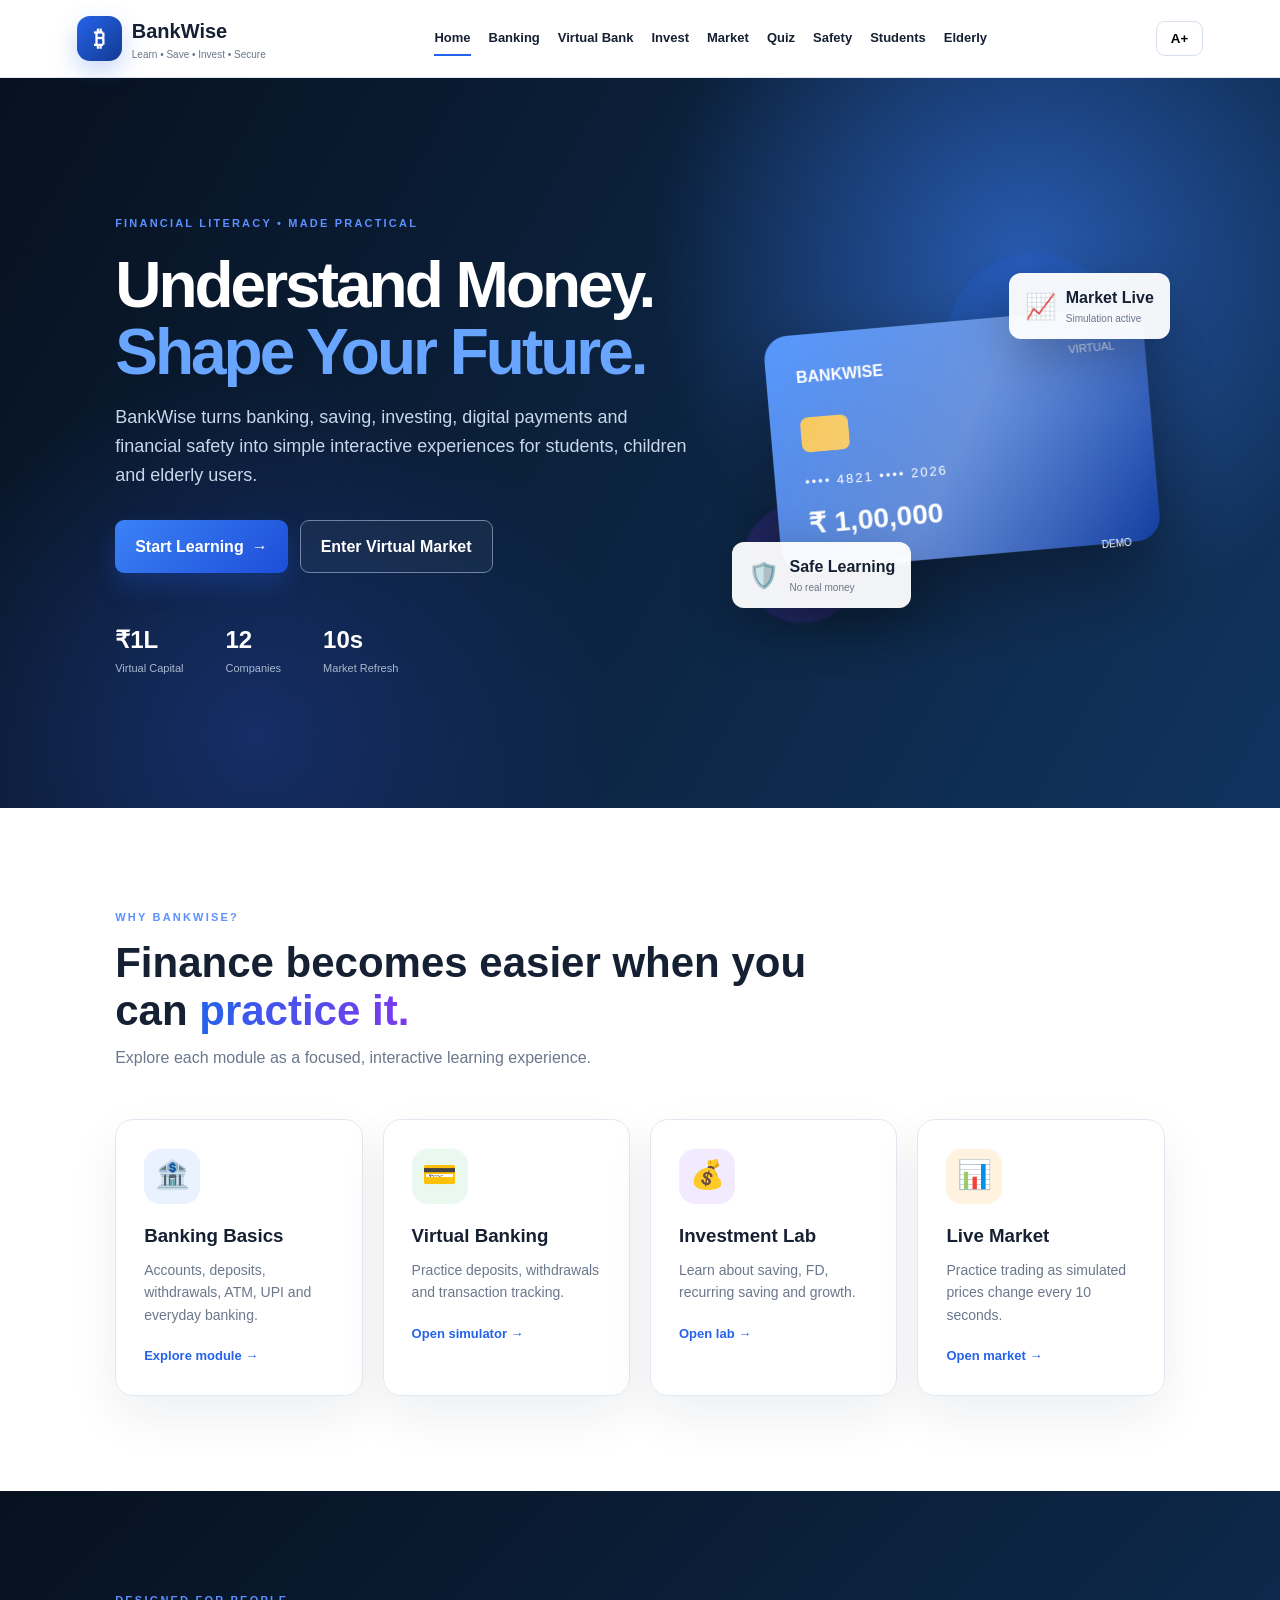
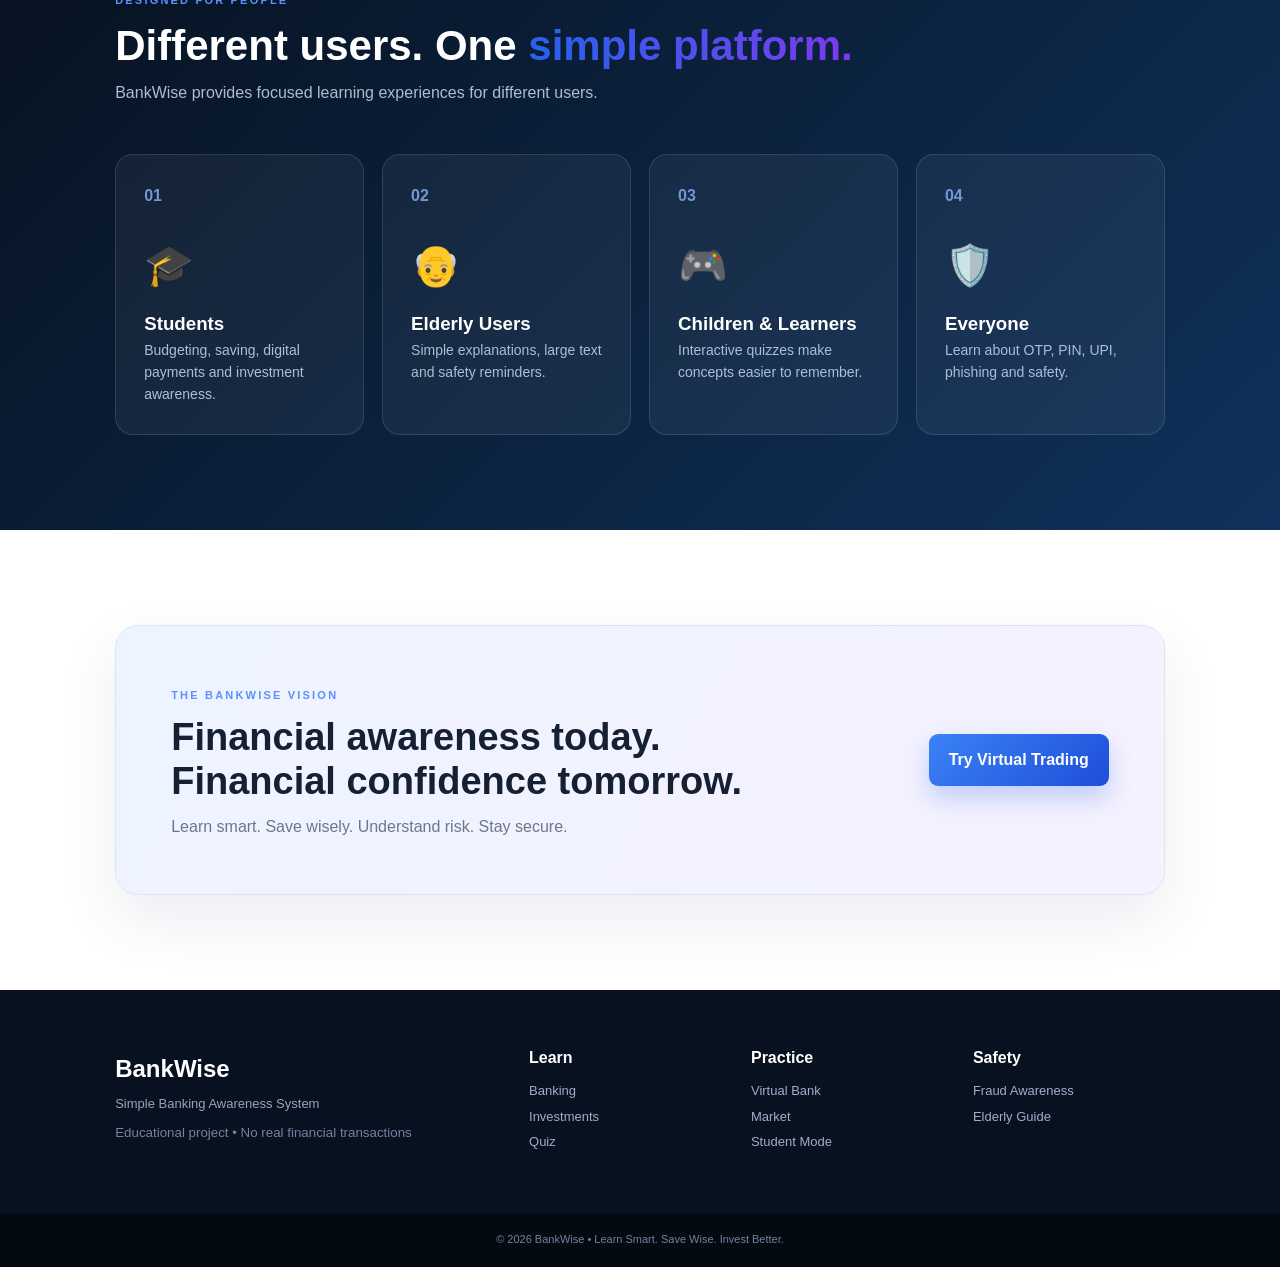
<file: index.html>
<!DOCTYPE html>
<html lang="en">

<head>

<meta charset="UTF-8">

<meta name="viewport"
      content="width=device-width, initial-scale=1.0">

<meta name="description"
      content="BankWise - Simple Banking Awareness System">

<title>BankWise | Financial Literacy Platform</title>

<link rel="stylesheet" href="style.css">

</head>


<body data-page="home">


<header class="site-header">


<a class="brand" href="index.html">

    <span class="brand-mark">
        ₿
    </span>

    <span class="brand-text">

        <strong>
            BankWise
        </strong>

        <small>
            Learn • Save • Invest • Secure
        </small>

    </span>

</a>


<button
    class="mobile-menu"
    onclick="toggleMobileMenu()">

    ☰

</button>


<nav
    class="main-nav"
    id="mainNav">

    <a
        href="index.html"
        class="active">

        Home

    </a>

    <a href="banking.html">
        Banking
    </a>

    <a href="simulator.html">
        Virtual Bank
    </a>

    <a href="investments.html">
        Invest
    </a>

    <a href="market.html">
        Market
    </a>

    <a href="quiz.html">
        Quiz
    </a>

    <a href="safety.html">
        Safety
    </a>

    <a href="student.html">
        Students
    </a>

    <a href="elderly.html">
        Elderly
    </a>

</nav>


<button
    class="access-btn"
    onclick="toggleAccessibility()">

    A+

</button>


</header>


<div class="page-progress">

    <span id="pageProgress"></span>

</div>


<main>


<!-- HERO -->

<section class="hero hero-3d">


<div class="hero-copy reveal">


<span class="eyebrow">
FINANCIAL LITERACY • MADE PRACTICAL
</span>


<h1>

    Understand Money.<br>

    <span>
        Shape Your Future.
    </span>

</h1>


<p>

    BankWise turns banking, saving, investing,
    digital payments and financial safety into
    simple interactive experiences for students,
    children and elderly users.

</p>


<div class="hero-actions">


<a
    class="btn btn-primary"
    href="banking.html">

    Start Learning

    <span>
        →
    </span>

</a>


<a
    class="btn btn-glass"
    href="market.html">

    Enter Virtual Market

</a>


</div>


<div class="hero-metrics">


<div>

    <strong>
        ₹1L
    </strong>

    <span>
        Virtual Capital
    </span>

</div>


<div>

    <strong>
        12
    </strong>

    <span>
        Companies
    </span>

</div>


<div>

    <strong>
        10s
    </strong>

    <span>
        Market Refresh
    </span>

</div>


</div>


</div>


<!-- 3D VISUAL -->


<div class="hero-stage reveal">


<div class="orb orb-one"></div>

<div class="orb orb-two"></div>


<div class="floating-ui floating-top">

    <span class="mini-icon">
        📈
    </span>

    <div>

        <b>
            Market Live
        </b>

        <small>
            Simulation active
        </small>

    </div>

</div>


<div
    class="bank-card-3d"
    id="tiltCard">


<div class="bank-card-top">

    <b>
        BANKWISE
    </b>

    <span>
        VIRTUAL
    </span>

</div>


<div class="bank-chip"></div>


<div class="bank-number">

    •••• 4821 •••• 2026

</div>


<h3>
    ₹ 1,00,000
</h3>


<div class="bank-card-bottom">

    <span>
        LEARNER ACCOUNT
    </span>

    <span>
        DEMO
    </span>

</div>


</div>


<div class="floating-ui floating-bottom">

    <span class="mini-icon">
        🛡️
    </span>

    <div>

        <b>
            Safe Learning
        </b>

        <small>
            No real money
        </small>

    </div>

</div>


</div>


</section>


<!-- FEATURES -->


<section class="section">


<div class="section-heading reveal">


<span class="eyebrow">
WHY BANKWISE?
</span>


<h2>

    Finance becomes easier when you can
    <span class="gradient-text">
        practice it.
    </span>

</h2>


<p>

    Explore each module as a focused,
    interactive learning experience.

</p>


</div>


<div class="feature-grid">


<a
    class="glass-card feature-card reveal"
    href="banking.html">


<div class="icon-orb blue">
    🏦
</div>


<h3>
    Banking Basics
</h3>


<p>

    Accounts, deposits, withdrawals,
    ATM, UPI and everyday banking.

</p>


<span class="card-link">
    Explore module →
</span>


</a>



<a
    class="glass-card feature-card reveal"
    href="simulator.html">


<div class="icon-orb green">
    💳
</div>


<h3>
    Virtual Banking
</h3>


<p>

    Practice deposits, withdrawals
    and transaction tracking.

</p>


<span class="card-link">
    Open simulator →
</span>


</a>



<a
    class="glass-card feature-card reveal"
    href="investments.html">


<div class="icon-orb purple">
    💰
</div>


<h3>
    Investment Lab
</h3>


<p>

    Learn about saving, FD,
    recurring saving and growth.

</p>


<span class="card-link">
    Open lab →
</span>


</a>



<a
    class="glass-card feature-card reveal"
    href="market.html">


<div class="icon-orb orange">
    📊
</div>


<h3>
    Live Market
</h3>


<p>

    Practice trading as simulated
    prices change every 10 seconds.

</p>


<span class="card-link">
    Open market →
</span>


</a>


</div>


</section>


<!-- USER GROUPS -->


<section class="section dark-section">


<div class="section-heading light-text reveal">


<span class="eyebrow">
DESIGNED FOR PEOPLE
</span>


<h2>

    Different users.
    One <span class="gradient-text">
        simple platform.
    </span>

</h2>


<p>

    BankWise provides focused learning
    experiences for different users.

</p>


</div>


<div class="persona-grid">


<a
    href="student.html"
    class="persona-card reveal">


<div class="persona-number">
    01
</div>


<div class="persona-icon">
    🎓
</div>


<h3>
    Students
</h3>


<p>

    Budgeting, saving,
    digital payments and
    investment awareness.

</p>


</a>



<a
    href="elderly.html"
    class="persona-card reveal">


<div class="persona-number">
    02
</div>


<div class="persona-icon">
    👴
</div>


<h3>
    Elderly Users
</h3>


<p>

    Simple explanations,
    large text and safety reminders.

</p>


</a>



<a
    href="quiz.html"
    class="persona-card reveal">


<div class="persona-number">
    03
</div>


<div class="persona-icon">
    🎮
</div>


<h3>
    Children & Learners
</h3>


<p>

    Interactive quizzes
    make concepts easier to remember.

</p>


</a>



<a
    href="safety.html"
    class="persona-card reveal">


<div class="persona-number">
    04
</div>


<div class="persona-icon">
    🛡️
</div>


<h3>
    Everyone
</h3>


<p>

    Learn about OTP,
    PIN, UPI, phishing and safety.

</p>


</a>


</div>


</section>


<!-- CTA -->


<section class="section">


<div class="cta-3d reveal">


<div>


<span class="eyebrow">
THE BANKWISE VISION
</span>


<h2>

    Financial awareness today.<br>

    <span>
        Financial confidence tomorrow.
    </span>

</h2>


<p>

    Learn smart.
    Save wisely.
    Understand risk.
    Stay secure.

</p>


</div>


<a
    class="btn btn-primary"
    href="market.html">

    Try Virtual Trading

</a>


</div>


</section>


</main>


<footer class="site-footer">


<div>

<a
    class="footer-brand"
    href="index.html">

    BankWise

</a>


<p>
    Simple Banking Awareness System
</p>


<small>
    Educational project • No real financial transactions
</small>


</div>


<div>

<h4>
    Learn
</h4>

<a href="banking.html">
    Banking
</a>

<a href="investments.html">
    Investments
</a>

<a href="quiz.html">
    Quiz
</a>

</div>


<div>

<h4>
    Practice
</h4>

<a href="simulator.html">
    Virtual Bank
</a>

<a href="market.html">
    Market
</a>

<a href="student.html">
    Student Mode
</a>

</div>


<div>

<h4>
    Safety
</h4>

<a href="safety.html">
    Fraud Awareness
</a>

<a href="elderly.html">
    Elderly Guide
</a>

</div>


</footer>


<div class="copyright">

© 2026 BankWise • Learn Smart. Save Wise. Invest Better.

</div>


<script src="app.js"></script>


<script>

const tiltCard =
    document.getElementById(
        "tiltCard"
    );


if (tiltCard) {

    tiltCard.addEventListener(
        "mousemove",
        function(event) {

            const rect =
                tiltCard.getBoundingClientRect();

            const x =
                (event.clientX - rect.left)
                / rect.width
                - 0.5;

            const y =
                (event.clientY - rect.top)
                / rect.height
                - 0.5;

            tiltCard.style.transform =
                `rotateX(${y * -12}deg)
                 rotateY(${x * 15}deg)
                 rotateZ(-5deg)
                 translateZ(20px)`;

        }
    );


    tiltCard.addEventListener(
        "mouseleave",
        function() {

            tiltCard.style.transform =
                "rotateX(0deg) rotateY(0deg) rotateZ(-5deg)";

        }
    );

}

</script>


</body>
</html>
</file>
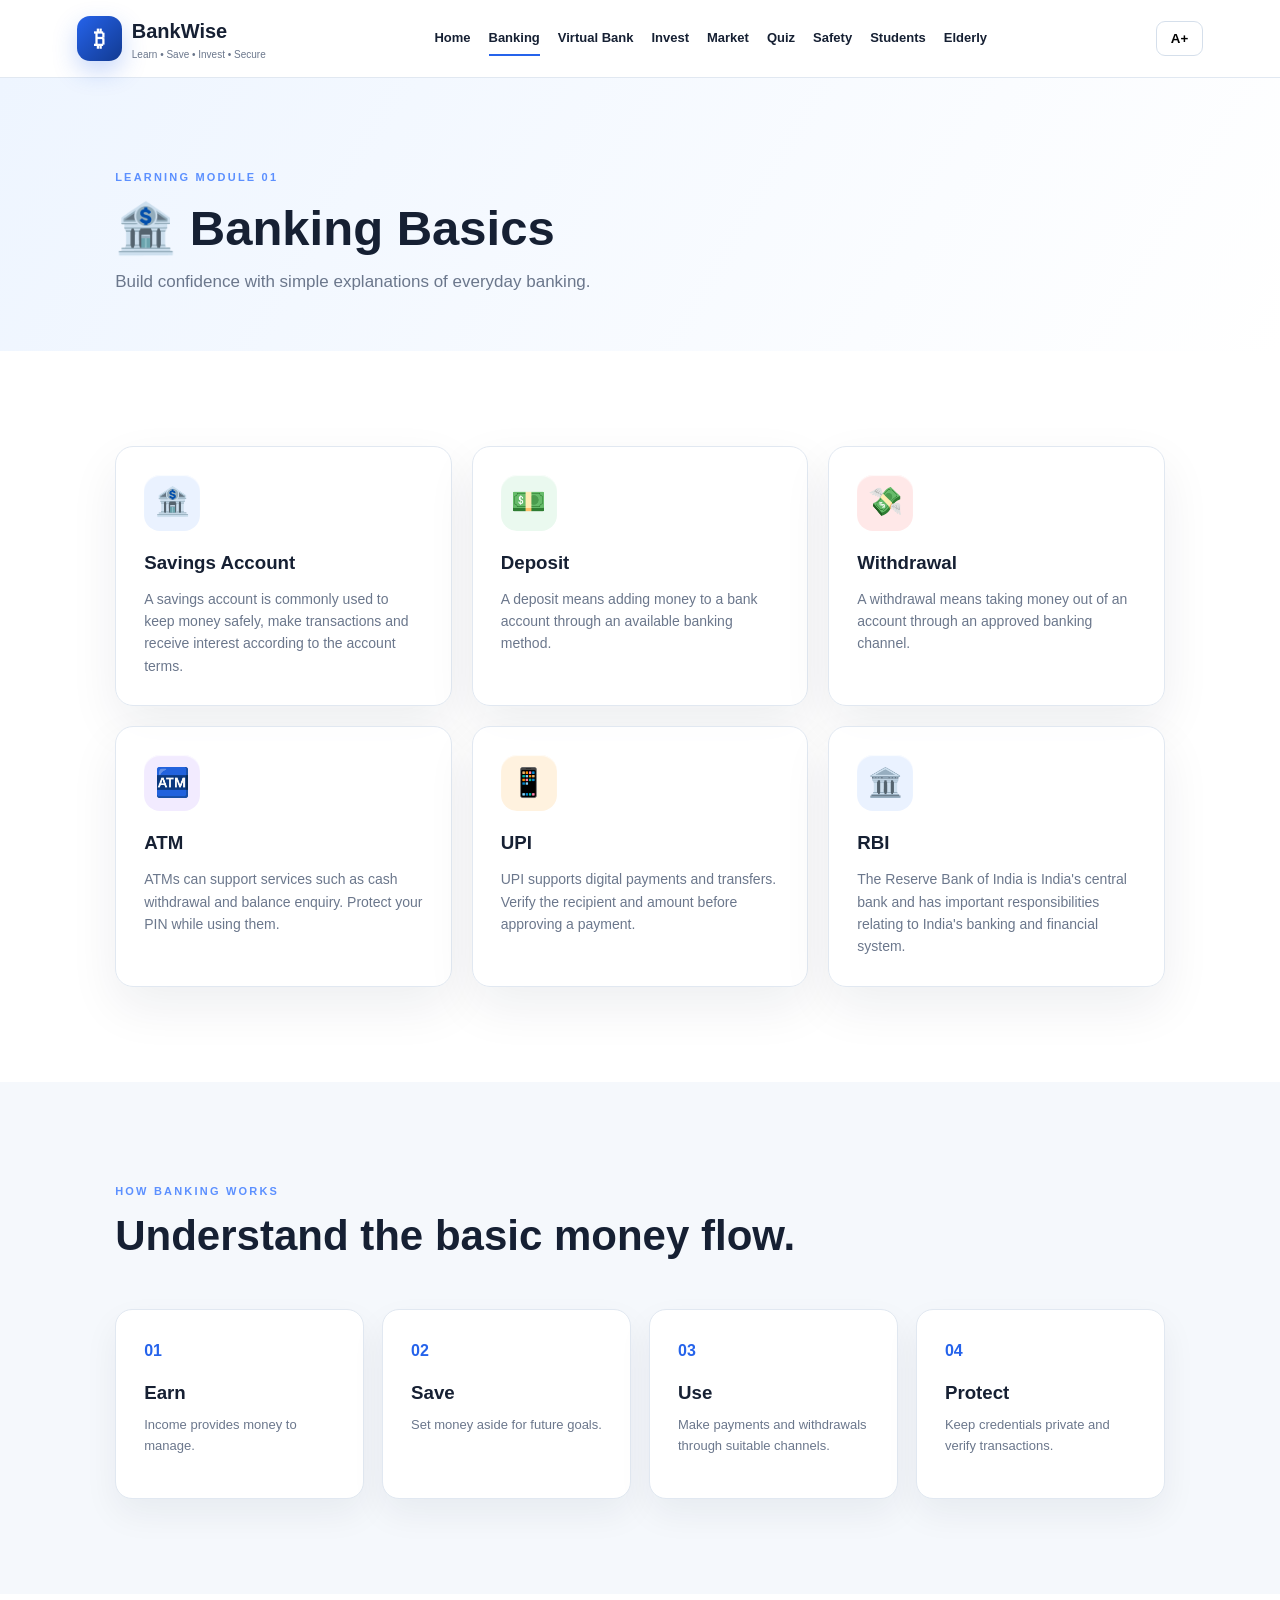
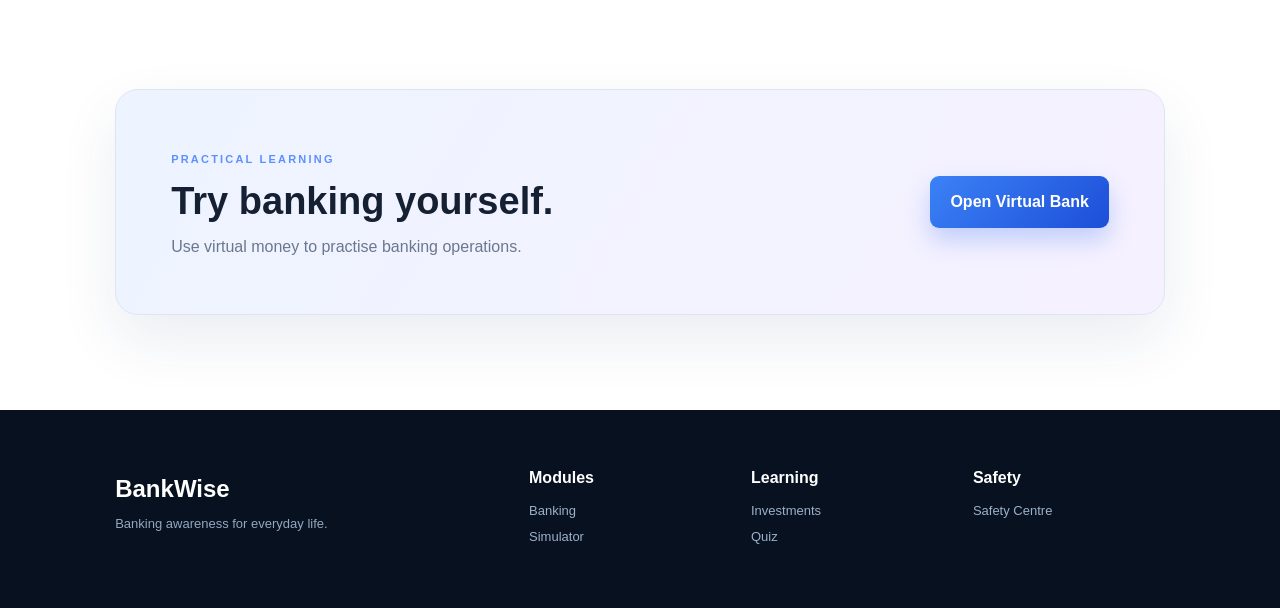
<file: banking.html>
<!DOCTYPE html>
<html lang="en">

<head>

<meta charset="UTF-8">

<meta
    name="viewport"
    content="width=device-width, initial-scale=1.0">

<title>BankWise | Banking Basics</title>

<link rel="stylesheet" href="style.css">

</head>


<body data-page="banking">


<header class="site-header">

<a class="brand" href="index.html">

<span class="brand-mark">
    ₿
</span>

<span class="brand-text">

<strong>
    BankWise
</strong>

<small>
    Learn • Save • Invest • Secure
</small>

</span>

</a>


<button
    class="mobile-menu"
    onclick="toggleMobileMenu()">

    ☰

</button>


<nav
    class="main-nav"
    id="mainNav">

<a href="index.html">
    Home
</a>

<a
    href="banking.html"
    class="active">

    Banking

</a>

<a href="simulator.html">
    Virtual Bank
</a>

<a href="investments.html">
    Invest
</a>

<a href="market.html">
    Market
</a>

<a href="quiz.html">
    Quiz
</a>

<a href="safety.html">
    Safety
</a>

<a href="student.html">
    Students
</a>

<a href="elderly.html">
    Elderly
</a>

</nav>


<button
    class="access-btn"
    onclick="toggleAccessibility()">

    A+

</button>


</header>


<div class="page-progress">

<span id="pageProgress"></span>

</div>


<main>


<section class="inner-hero">

<span class="eyebrow">
LEARNING MODULE 01
</span>


<h1>
🏦 Banking Basics
</h1>


<p>

Build confidence with simple
explanations of everyday banking.

</p>


</section>


<section class="section">


<div class="info-grid">


<article class="glass-card info-card reveal">

<div class="icon-orb blue">
🏦
</div>

<h3>
Savings Account
</h3>

<p>

A savings account is commonly used
to keep money safely, make transactions
and receive interest according to
the account terms.

</p>

</article>



<article class="glass-card info-card reveal">

<div class="icon-orb green">
💵
</div>

<h3>
Deposit
</h3>

<p>

A deposit means adding money
to a bank account through an
available banking method.

</p>

</article>



<article class="glass-card info-card reveal">

<div class="icon-orb red">
💸
</div>

<h3>
Withdrawal
</h3>

<p>

A withdrawal means taking
money out of an account through
an approved banking channel.

</p>

</article>



<article class="glass-card info-card reveal">

<div class="icon-orb purple">
🏧
</div>

<h3>
ATM
</h3>

<p>

ATMs can support services such as
cash withdrawal and balance enquiry.
Protect your PIN while using them.

</p>

</article>



<article class="glass-card info-card reveal">

<div class="icon-orb orange">
📱
</div>

<h3>
UPI
</h3>

<p>

UPI supports digital payments and
transfers. Verify the recipient and
amount before approving a payment.

</p>

</article>



<article class="glass-card info-card reveal">

<div class="icon-orb blue">
🏛️
</div>

<h3>
RBI
</h3>

<p>

The Reserve Bank of India is India's
central bank and has important
responsibilities relating to India's
banking and financial system.

</p>

</article>


</div>


</section>


<section class="section light-section">


<div class="section-heading reveal">

<span class="eyebrow">
HOW BANKING WORKS
</span>

<h2>
Understand the basic money flow.
</h2>

</div>


<div class="steps-3d">


<div class="step-card">

<span>
01
</span>

<h3>
Earn
</h3>

<p>
Income provides money to manage.
</p>

</div>


<div class="step-card">

<span>
02
</span>

<h3>
Save
</h3>

<p>
Set money aside for future goals.
</p>

</div>


<div class="step-card">

<span>
03
</span>

<h3>
Use
</h3>

<p>
Make payments and withdrawals
through suitable channels.
</p>

</div>


<div class="step-card">

<span>
04
</span>

<h3>
Protect
</h3>

<p>
Keep credentials private and
verify transactions.
</p>

</div>


</div>


</section>


<section class="section">


<div class="cta-3d small-cta">


<div>

<span class="eyebrow">
PRACTICAL LEARNING
</span>

<h2>
Try banking yourself.
</h2>

<p>
Use virtual money to practise
banking operations.
</p>

</div>


<a
    class="btn btn-primary"
    href="simulator.html">

Open Virtual Bank

</a>


</div>


</section>


</main>


<footer class="site-footer">

<div>
<a
    class="footer-brand"
    href="index.html">

    BankWise

</a>

<p>
Banking awareness for everyday life.
</p>

</div>


<div>

<h4>
Modules
</h4>

<a href="banking.html">
Banking
</a>

<a href="simulator.html">
Simulator
</a>

</div>


<div>

<h4>
Learning
</h4>

<a href="investments.html">
Investments
</a>

<a href="quiz.html">
Quiz
</a>

</div>


<div>

<h4>
Safety
</h4>

<a href="safety.html">
Safety Centre
</a>

</div>


</footer>


<script src="app.js"></script>

</body>
</html>
</file>
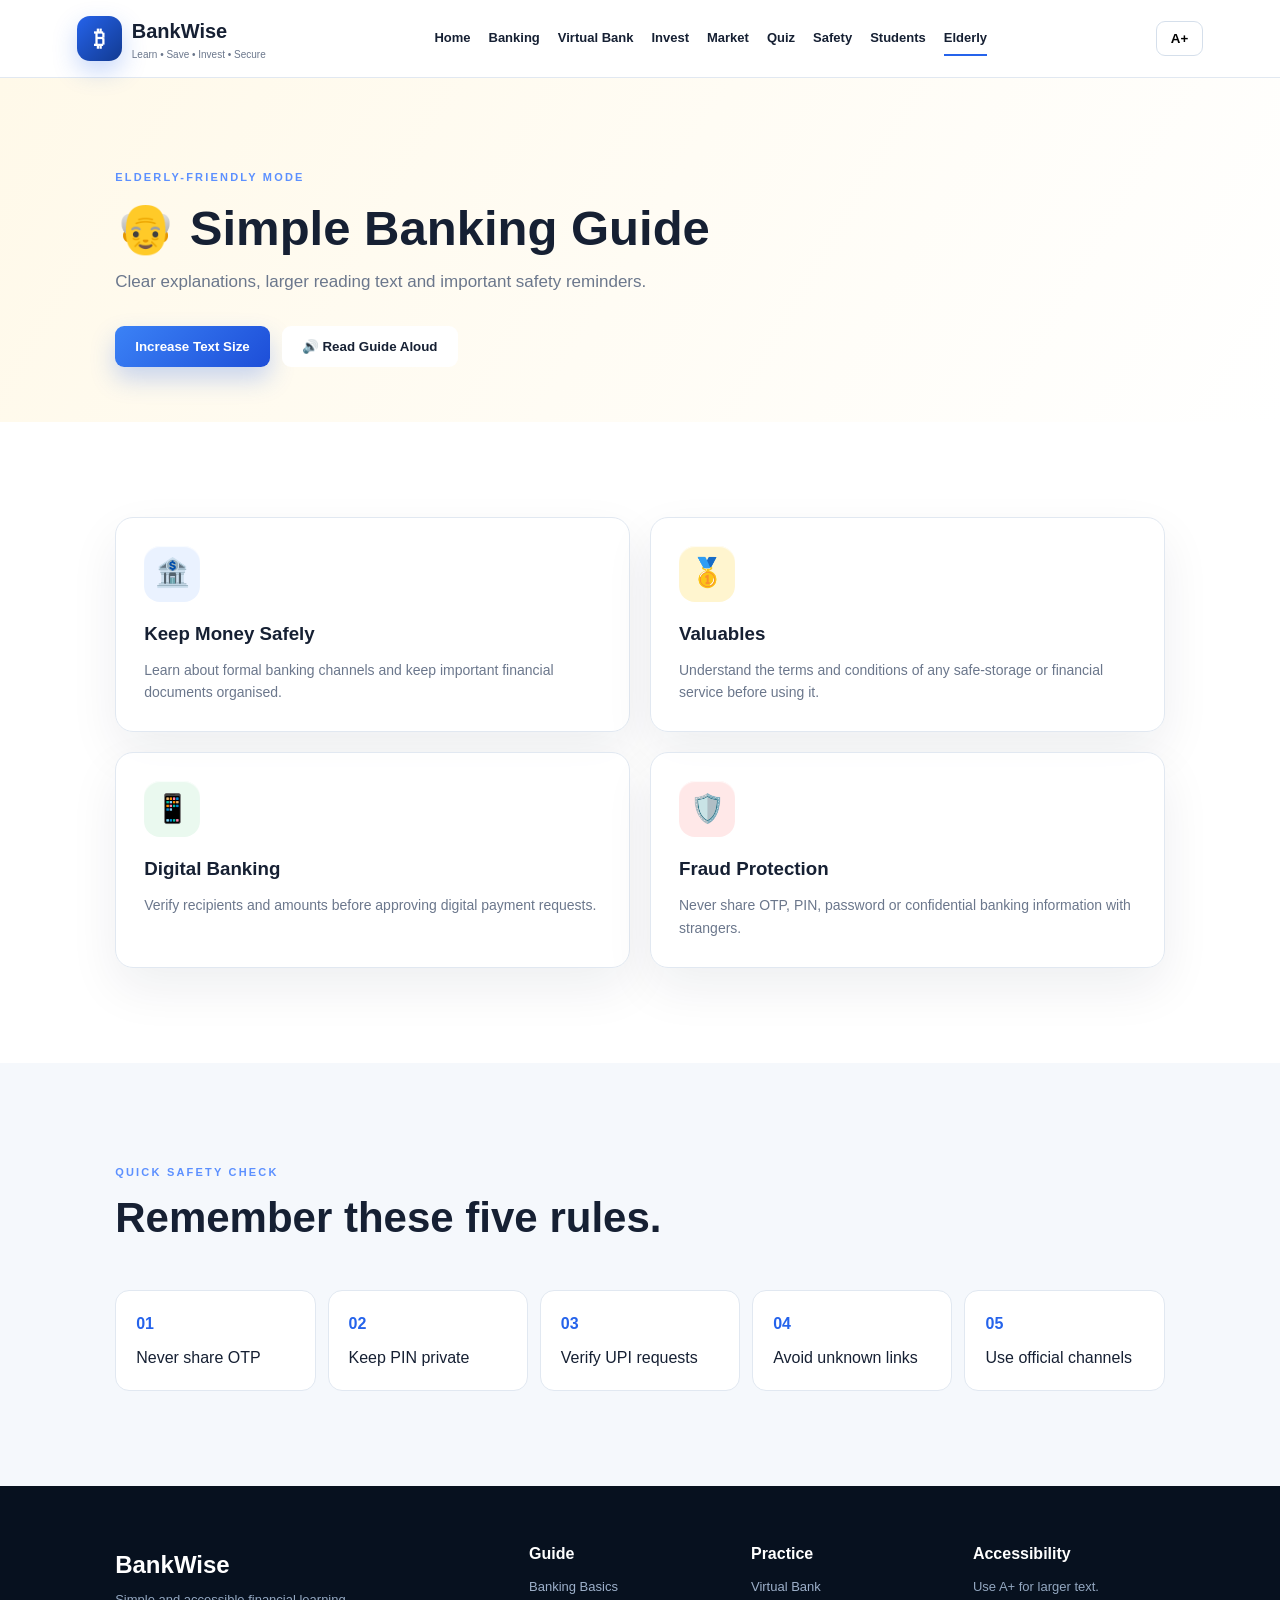
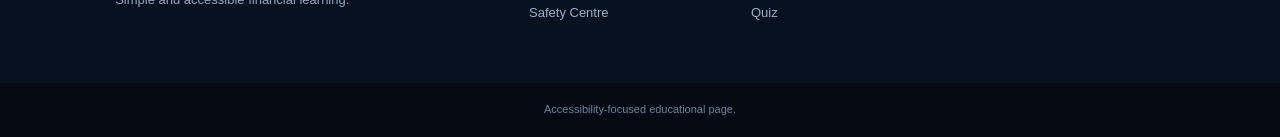
<file: elderly.html>
<!DOCTYPE html>
<html lang="en">

<head>

<meta charset="UTF-8">

<meta
    name="viewport"
    content="width=device-width, initial-scale=1.0">

<title>BankWise | Elderly Guide</title>

<link rel="stylesheet" href="style.css">

</head>


<body
    data-page="elderly"
    class="elderly-page">


<header class="site-header">


<a
    class="brand"
    href="index.html">

<span class="brand-mark">
    ₿
</span>

<span class="brand-text">

<strong>
    BankWise
</strong>

<small>
    Learn • Save • Invest • Secure
</small>

</span>

</a>


<button
    class="mobile-menu"
    onclick="toggleMobileMenu()">

☰

</button>


<nav
    class="main-nav"
    id="mainNav">

<a href="index.html">
Home
</a>

<a href="banking.html">
Banking
</a>

<a href="simulator.html">
Virtual Bank
</a>

<a href="investments.html">
Invest
</a>

<a href="market.html">
Market
</a>

<a href="quiz.html">
Quiz
</a>

<a href="safety.html">
Safety
</a>

<a href="student.html">
Students
</a>

<a
    href="elderly.html"
    class="active">

Elderly

</a>

</nav>


<button
    class="access-btn"
    onclick="toggleAccessibility()">

A+

</button>


</header>


<main>


<section class="inner-hero elderly-banner">


<span class="eyebrow">
ELDERLY-FRIENDLY MODE
</span>


<h1>
👴 Simple Banking Guide
</h1>


<p>

Clear explanations, larger reading text
and important safety reminders.

</p>


<div class="hero-actions">


<button
    class="btn btn-primary"
    onclick="toggleAccessibility()">

    Increase Text Size

</button>


<button
    class="btn btn-secondary"
    onclick="speakElderlyGuide()">

    🔊 Read Guide Aloud

</button>


</div>


</section>


<section class="section">


<div class="info-grid two">


<article class="glass-card info-card elderly-card reveal">

<div class="icon-orb blue">
🏦
</div>

<h3>
Keep Money Safely
</h3>

<p>

Learn about formal banking channels
and keep important financial documents
organised.

</p>

</article>


<article class="glass-card info-card elderly-card reveal">

<div class="icon-orb gold">
🥇
</div>

<h3>
Valuables
</h3>

<p>

Understand the terms and conditions
of any safe-storage or financial service
before using it.

</p>

</article>


<article class="glass-card info-card elderly-card reveal">

<div class="icon-orb green">
📱
</div>

<h3>
Digital Banking
</h3>

<p>

Verify recipients and amounts before
approving digital payment requests.

</p>

</article>


<article class="glass-card info-card elderly-card reveal">

<div class="icon-orb red">
🛡️
</div>

<h3>
Fraud Protection
</h3>

<p>

Never share OTP, PIN, password or
confidential banking information
with strangers.

</p>

</article>


</div>


</section>


<section class="section light-section">


<div class="section-heading">

<span class="eyebrow">
QUICK SAFETY CHECK
</span>


<h2>
Remember these five rules.
</h2>

</div>


<div class="rule-strip">


<div>
<b>01</b>
<span>Never share OTP</span>
</div>


<div>
<b>02</b>
<span>Keep PIN private</span>
</div>


<div>
<b>03</b>
<span>Verify UPI requests</span>
</div>


<div>
<b>04</b>
<span>Avoid unknown links</span>
</div>


<div>
<b>05</b>
<span>Use official channels</span>
</div>


</div>


</section>


</main>


<footer class="site-footer">

<div>

<a
    class="footer-brand"
    href="index.html">

BankWise

</a>

<p>
Simple and accessible financial learning.
</p>

</div>


<div>

<h4>
Guide
</h4>

<a href="banking.html">
Banking Basics
</a>

<a href="safety.html">
Safety Centre
</a>

</div>


<div>

<h4>
Practice
</h4>

<a href="simulator.html">
Virtual Bank
</a>

<a href="quiz.html">
Quiz
</a>

</div>


<div>

<h4>
Accessibility
</h4>

<p>
Use A+ for larger text.
</p>

</div>


</footer>


<div class="copyright">

Accessibility-focused educational page.

</div>


<script src="app.js"></script>

</body>
</html>
</file>
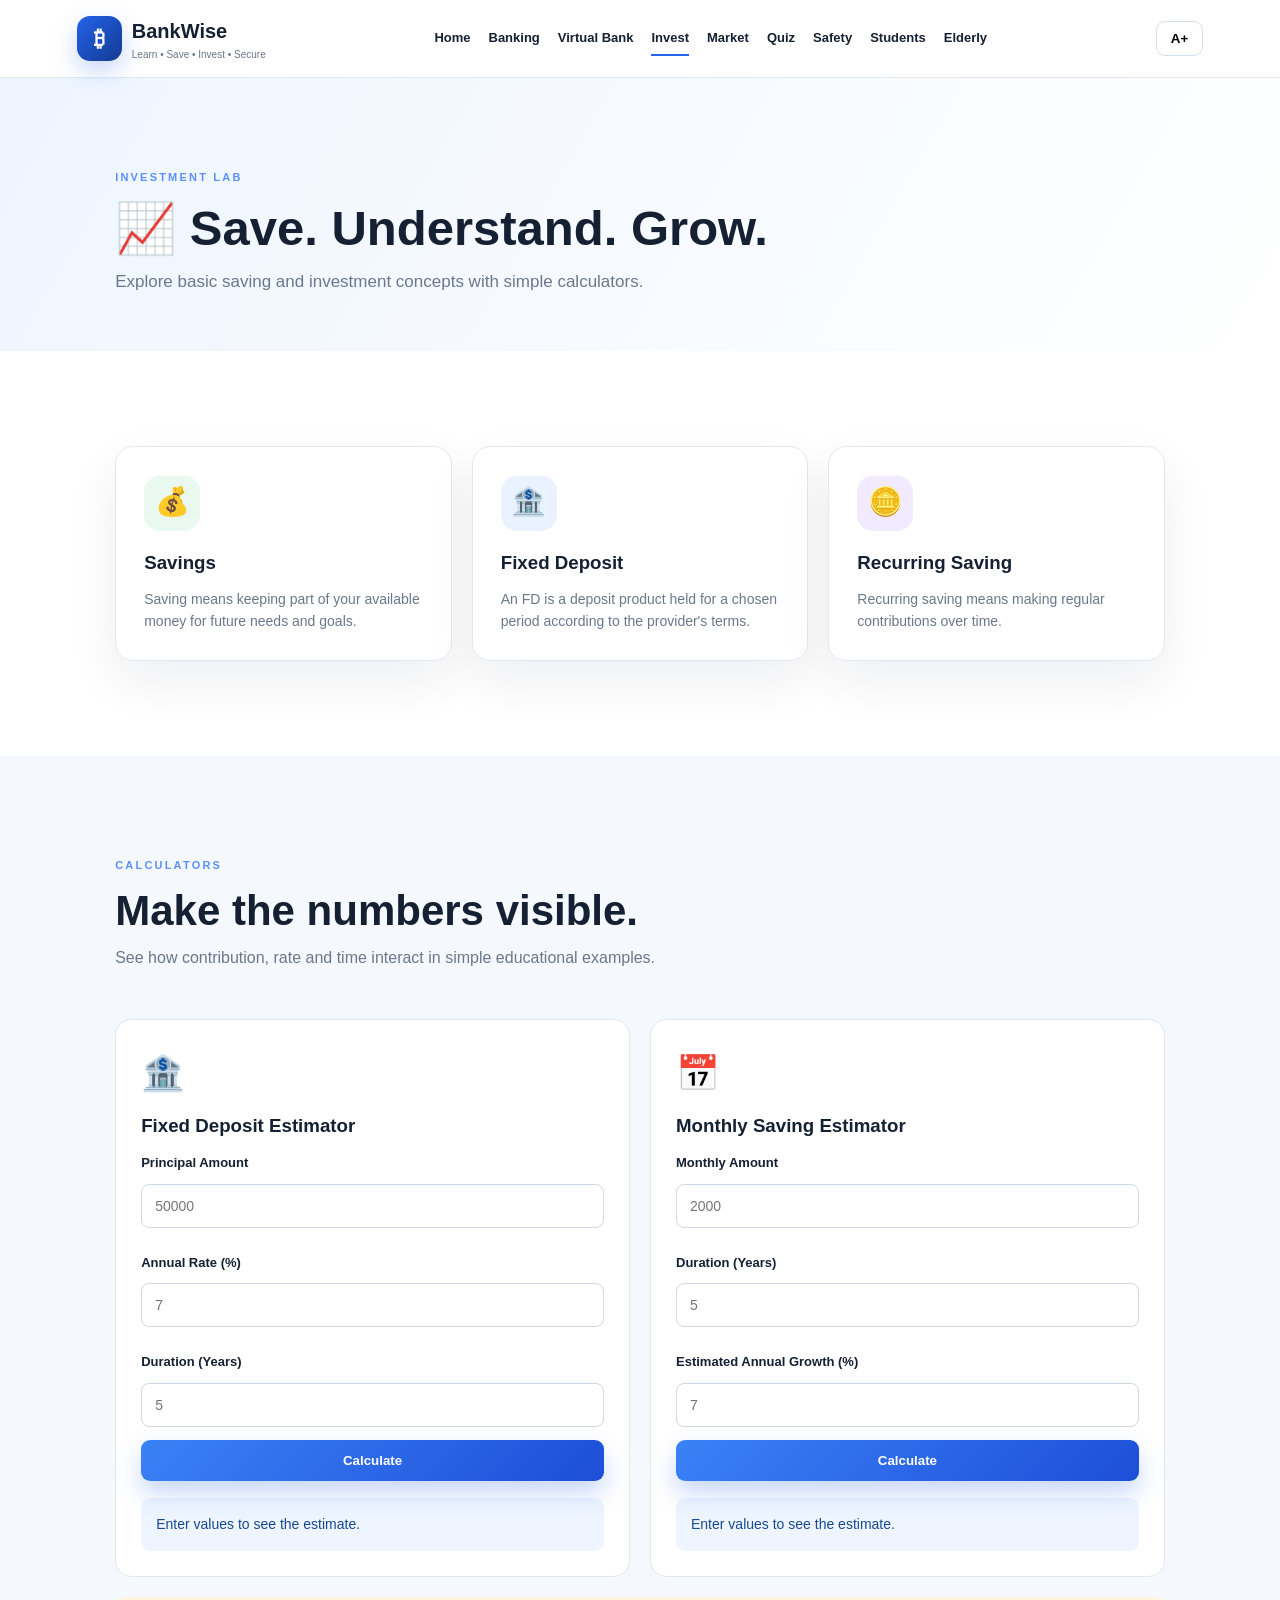
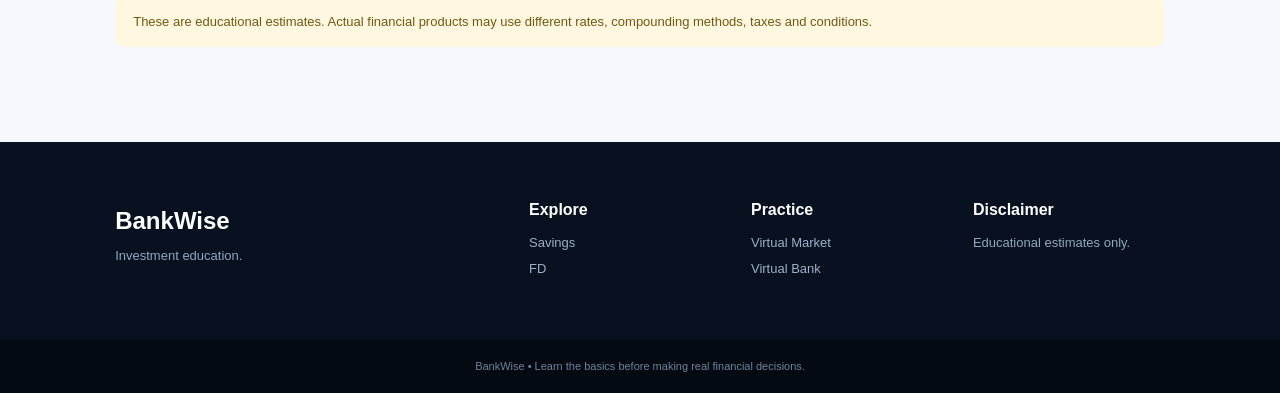
<file: investments.html>
<!DOCTYPE html>
<html lang="en">

<head>

<meta charset="UTF-8">

<meta
    name="viewport"
    content="width=device-width, initial-scale=1.0">

<title>BankWise | Investment Lab</title>

<link rel="stylesheet" href="style.css">

</head>


<body data-page="investments">


<header class="site-header">


<a
    class="brand"
    href="index.html">

<span class="brand-mark">
    ₿
</span>

<span class="brand-text">

<strong>
    BankWise
</strong>

<small>
    Learn • Save • Invest • Secure
</small>

</span>

</a>


<button
    class="mobile-menu"
    onclick="toggleMobileMenu()">

☰

</button>


<nav
    class="main-nav"
    id="mainNav">

<a href="index.html">
Home
</a>

<a href="banking.html">
Banking
</a>

<a href="simulator.html">
Virtual Bank
</a>

<a
    href="investments.html"
    class="active">

Invest

</a>

<a href="market.html">
Market
</a>

<a href="quiz.html">
Quiz
</a>

<a href="safety.html">
Safety
</a>

<a href="student.html">
Students
</a>

<a href="elderly.html">
Elderly
</a>

</nav>


<button
    class="access-btn"
    onclick="toggleAccessibility()">

A+

</button>

</header>


<main>


<section class="inner-hero">

<span class="eyebrow">
INVESTMENT LAB
</span>


<h1>
📈 Save. Understand. Grow.
</h1>


<p>
Explore basic saving and investment concepts
with simple calculators.
</p>

</section>


<section class="section">


<div class="feature-grid three">


<article class="glass-card info-card reveal">

<div class="icon-orb green">
💰
</div>

<h3>
Savings
</h3>

<p>
Saving means keeping part of your available
money for future needs and goals.
</p>

</article>


<article class="glass-card info-card reveal">

<div class="icon-orb blue">
🏦
</div>

<h3>
Fixed Deposit
</h3>

<p>
An FD is a deposit product held for a chosen
period according to the provider's terms.
</p>

</article>


<article class="glass-card info-card reveal">

<div class="icon-orb purple">
🪙
</div>

<h3>
Recurring Saving
</h3>

<p>
Recurring saving means making regular
contributions over time.
</p>

</article>


</div>


</section>


<section class="section light-section">


<div class="section-heading">

<span class="eyebrow">
CALCULATORS
</span>


<h2>
Make the numbers visible.
</h2>


<p>
See how contribution, rate and time
interact in simple educational examples.
</p>


</div>


<div class="two-column">


<div class="panel calculator-3d">


<div class="calculator-icon">
🏦
</div>


<h3>
Fixed Deposit Estimator
</h3>


<label>
Principal Amount
</label>


<input
    id="fdPrincipal"
    type="number"
    placeholder="50000">


<label>
Annual Rate (%)
</label>


<input
    id="fdRate"
    type="number"
    placeholder="7">


<label>
Duration (Years)
</label>


<input
    id="fdYears"
    type="number"
    placeholder="5">


<button
    class="btn btn-primary full"
    onclick="calcFD()">

Calculate

</button>


<div
    id="fdResult"
    class="calculator-result">

Enter values to see the estimate.

</div>


</div>



<div class="panel calculator-3d">


<div class="calculator-icon">
📅
</div>


<h3>
Monthly Saving Estimator
</h3>


<label>
Monthly Amount
</label>


<input
    id="saveMonthly"
    type="number"
    placeholder="2000">


<label>
Duration (Years)
</label>


<input
    id="saveYears"
    type="number"
    placeholder="5">


<label>
Estimated Annual Growth (%)
</label>


<input
    id="saveRate"
    type="number"
    placeholder="7">


<button
    class="btn btn-primary full"
    onclick="calcSaving()">

Calculate

</button>


<div
    id="saveResult"
    class="calculator-result">

Enter values to see the estimate.

</div>


</div>


</div>


<div class="notice">

These are educational estimates.
Actual financial products may use
different rates, compounding methods,
taxes and conditions.

</div>


</section>


</main>


<footer class="site-footer">

<div>

<a
class="footer-brand"
href="index.html">

BankWise

</a>

<p>
Investment education.
</p>

</div>


<div>

<h4>
Explore
</h4>

<a href="investments.html">
Savings
</a>

<a href="investments.html">
FD
</a>

</div>


<div>

<h4>
Practice
</h4>

<a href="market.html">
Virtual Market
</a>

<a href="simulator.html">
Virtual Bank
</a>

</div>


<div>

<h4>
Disclaimer
</h4>

<p>
Educational estimates only.
</p>

</div>


</footer>


<div class="copyright">

BankWise • Learn the basics before making real financial decisions.

</div>


<script src="app.js"></script>

</body>
</html>
</file>
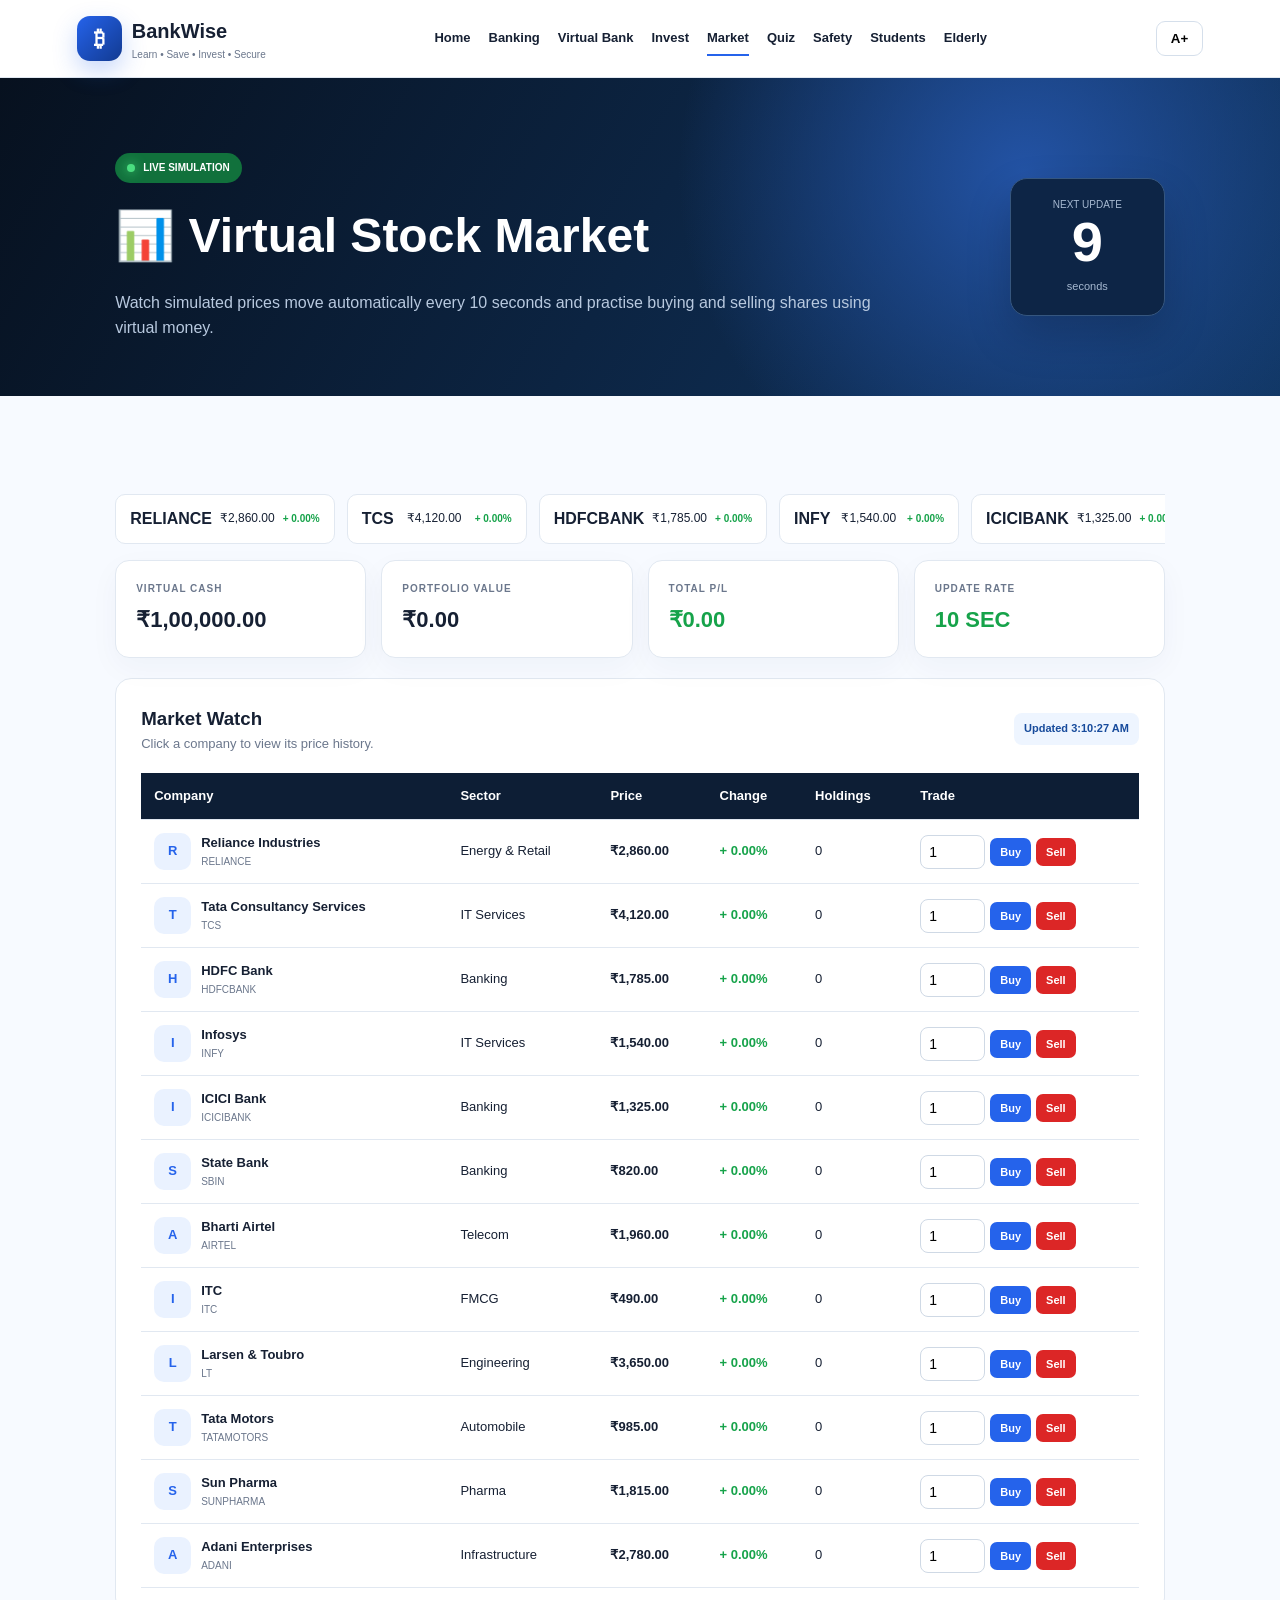
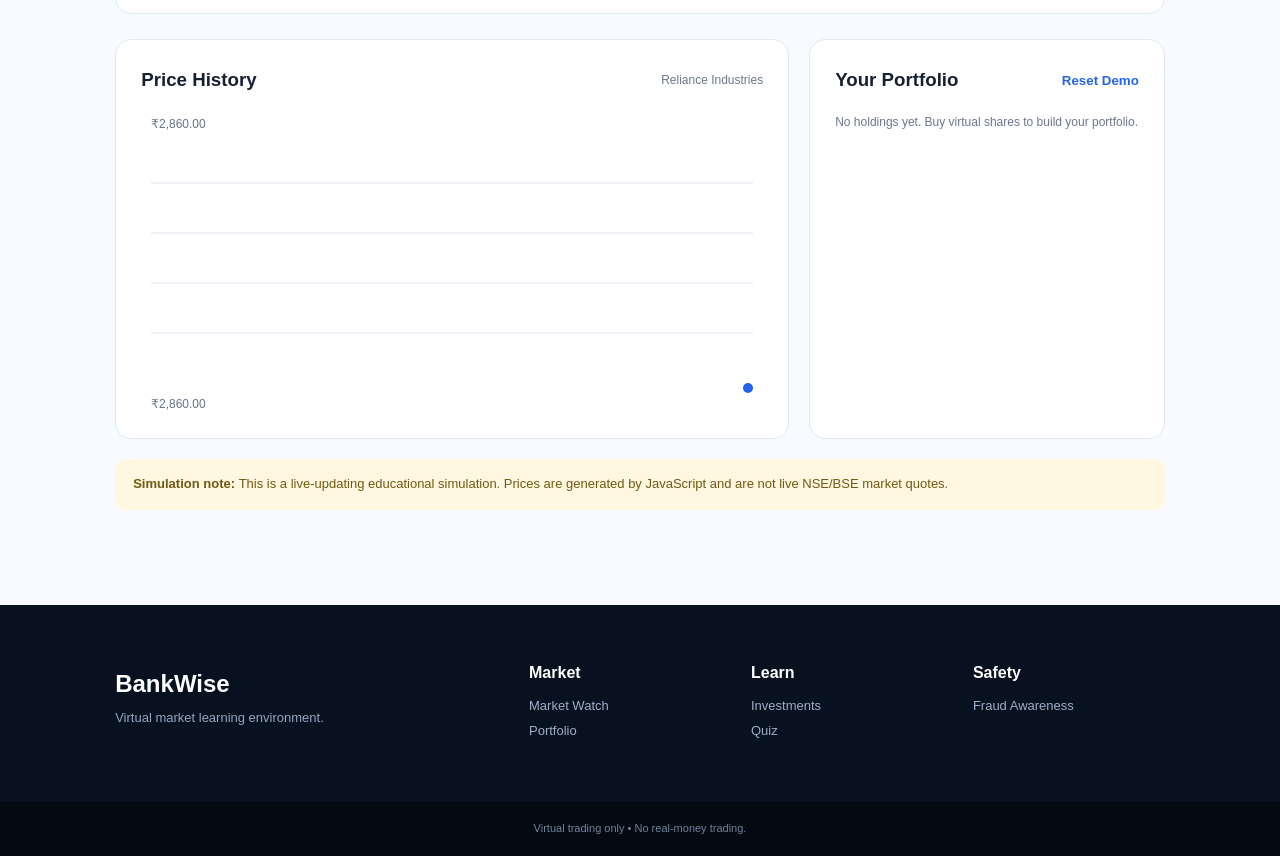
<file: market.html>
<!DOCTYPE html>
<html lang="en">

<head>

<meta charset="UTF-8">

<meta
    name="viewport"
    content="width=device-width, initial-scale=1.0">

<title>BankWise | Live Market Simulator</title>

<link rel="stylesheet" href="style.css">

</head>


<body
    class="market-body"
    data-page="market">


<header class="site-header">


<a
    class="brand"
    href="index.html">

<span class="brand-mark">
    ₿
</span>

<span class="brand-text">

<strong>
    BankWise
</strong>

<small>
    Learn • Save • Invest • Secure
</small>

</span>

</a>


<button
    class="mobile-menu"
    onclick="toggleMobileMenu()">

☰

</button>


<nav
    class="main-nav"
    id="mainNav">

<a href="index.html">
Home
</a>

<a href="banking.html">
Banking
</a>

<a href="simulator.html">
Virtual Bank
</a>

<a href="investments.html">
Invest
</a>

<a
    href="market.html"
    class="active">

Market

</a>

<a href="quiz.html">
Quiz
</a>

<a href="safety.html">
Safety
</a>

<a href="student.html">
Students
</a>

<a href="elderly.html">
Elderly
</a>

</nav>


<button
    class="access-btn"
    onclick="toggleAccessibility()">

A+

</button>


</header>


<main>


<section class="market-hero">


<div>

<span class="live-label">

<i></i>

LIVE SIMULATION

</span>


<h1>
📊 Virtual Stock Market
</h1>


<p>

Watch simulated prices move automatically
every 10 seconds and practise buying and
selling shares using virtual money.

</p>

</div>


<div class="countdown-box">


<small>
NEXT UPDATE
</small>


<strong id="countdown">
10
</strong>


<span>
seconds
</span>


</div>


</section>


<section class="section market-section">


<!-- TICKER -->


<div
    class="market-ticker"
    id="marketTicker">

</div>


<!-- SUMMARY -->


<div class="market-summary">


<div class="summary-card">

<small>
VIRTUAL CASH
</small>

<strong id="cash">
₹1,00,000.00
</strong>

</div>


<div class="summary-card">

<small>
PORTFOLIO VALUE
</small>

<strong id="portfolioValue">
₹0.00
</strong>

</div>


<div class="summary-card">

<small>
TOTAL P/L
</small>

<strong id="totalPL">
₹0.00
</strong>

</div>


<div class="summary-card">

<small>
UPDATE RATE
</small>

<strong class="green-text">
10 SEC
</strong>

</div>


</div>


<!-- MARKET TABLE -->


<div class="market-panel panel">


<div class="panel-header">


<div>

<h3>
Market Watch
</h3>

<p>

Click a company to view
its price history.

</p>

</div>


<div
    id="lastUpdated"
    class="update-badge">

Waiting...

</div>


</div>


<div class="table-container">


<table class="market-table">


<thead>

<tr>

<th>
Company
</th>

<th>
Sector
</th>

<th>
Price
</th>

<th>
Change
</th>

<th>
Holdings
</th>

<th>
Trade
</th>

</tr>

</thead>


<tbody id="marketRows">

</tbody>


</table>


</div>


</div>


<!-- CHART + PORTFOLIO -->


<div class="market-grid-bottom">


<div class="panel">


<div class="panel-header">

<h3>
Price History
</h3>


<span
    id="selectedCompany"
    class="muted">

Select a company

</span>


</div>


<canvas
    id="priceChart"
    height="300">

</canvas>


</div>



<div class="panel">


<div class="panel-header">

<h3>
Your Portfolio
</h3>


<button
    class="text-button"
    onclick="resetMarket()">

Reset Demo

</button>


</div>


<div id="portfolioList">

</div>


</div>


</div>


<div class="notice">

<b>
Simulation note:
</b>

This is a live-updating educational simulation.
Prices are generated by JavaScript and are not
live NSE/BSE market quotes.

</div>


</section>


</main>


<footer class="site-footer">


<div>

<a
    class="footer-brand"
    href="index.html">

BankWise

</a>

<p>
Virtual market learning environment.
</p>

</div>


<div>

<h4>
Market
</h4>

<a href="market.html">
Market Watch
</a>

<a href="market.html">
Portfolio
</a>

</div>


<div>

<h4>
Learn
</h4>

<a href="investments.html">
Investments
</a>

<a href="quiz.html">
Quiz
</a>

</div>


<div>

<h4>
Safety
</h4>

<a href="safety.html">
Fraud Awareness
</a>

</div>


</footer>


<div class="copyright">

Virtual trading only • No real-money trading.

</div>


<script src="app.js"></script>

<script src="market.js"></script>

</body>
</html>
</file>
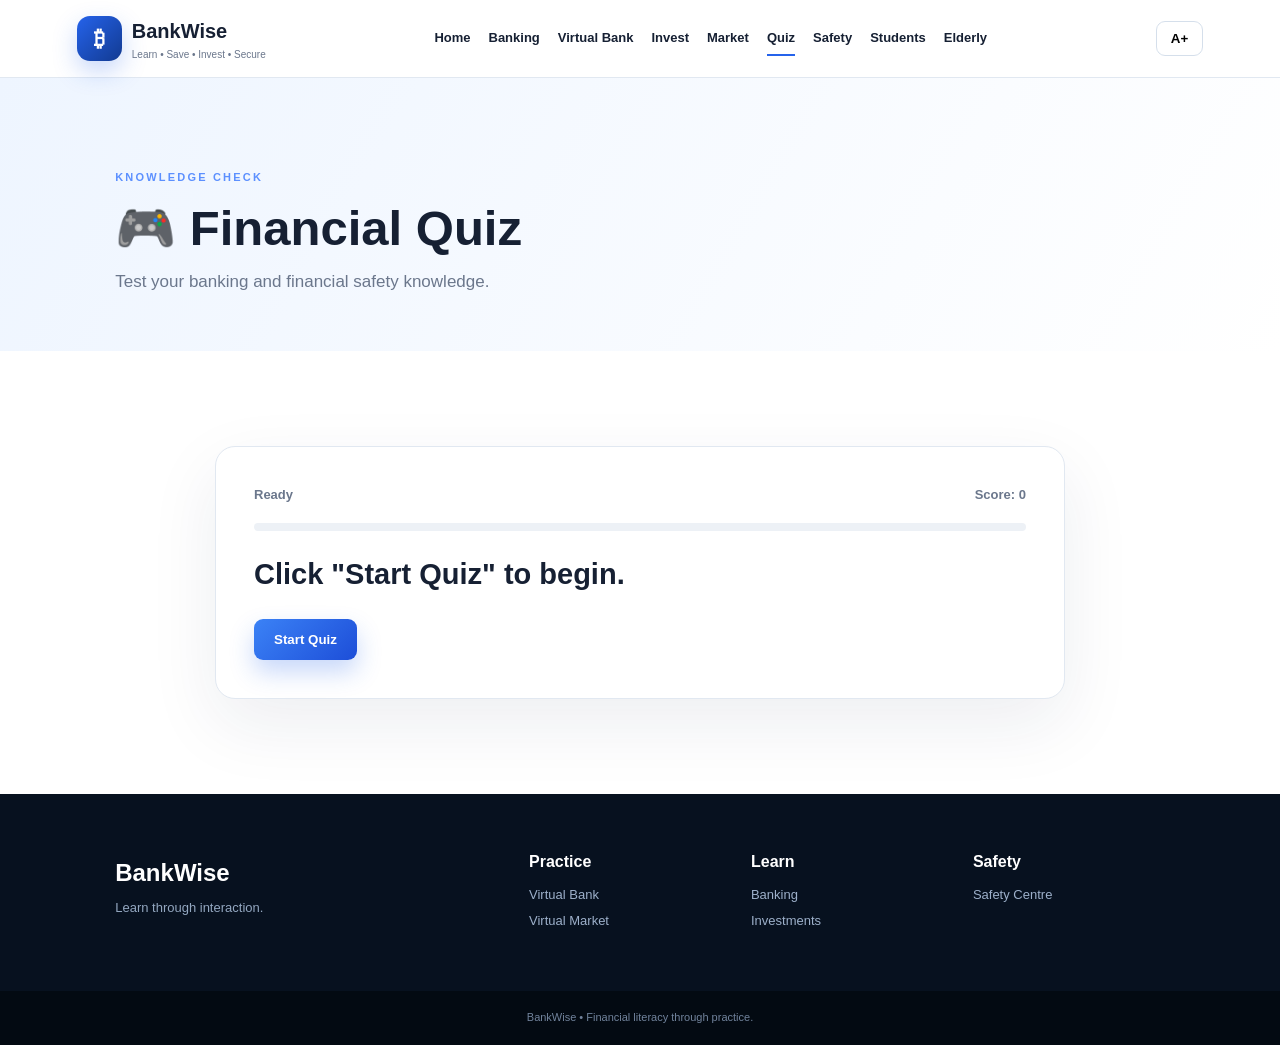
<file: quiz.html>
<!DOCTYPE html>
<html lang="en">

<head>

<meta charset="UTF-8">

<meta
    name="viewport"
    content="width=device-width, initial-scale=1.0">

<title>BankWise | Financial Quiz</title>

<link rel="stylesheet" href="style.css">

</head>


<body data-page="quiz">


<header class="site-header">


<a
    class="brand"
    href="index.html">

<span class="brand-mark">
    ₿
</span>

<span class="brand-text">

<strong>
    BankWise
</strong>

<small>
    Learn • Save • Invest • Secure
</small>

</span>

</a>


<button
    class="mobile-menu"
    onclick="toggleMobileMenu()">

☰

</button>


<nav
    class="main-nav"
    id="mainNav">

<a href="index.html">
Home
</a>

<a href="banking.html">
Banking
</a>

<a href="simulator.html">
Virtual Bank
</a>

<a href="investments.html">
Invest
</a>

<a href="market.html">
Market
</a>

<a
    href="quiz.html"
    class="active">

Quiz

</a>

<a href="safety.html">
Safety
</a>

<a href="student.html">
Students
</a>

<a href="elderly.html">
Elderly
</a>

</nav>


<button
    class="access-btn"
    onclick="toggleAccessibility()">

A+

</button>


</header>


<main>


<section class="inner-hero">

<span class="eyebrow">
KNOWLEDGE CHECK
</span>


<h1>
🎮 Financial Quiz
</h1>


<p>
Test your banking and financial safety knowledge.
</p>

</section>


<section class="section">


<div class="quiz-wrapper">


<div class="quiz-head">

<span id="quizProgress">
Ready
</span>


<span id="quizPoints">
Score: 0
</span>

</div>


<div class="progress-track">

<span id="quizBar">
</span>

</div>


<h2 id="quizQuestion">

Click "Start Quiz" to begin.

</h2>


<div id="quizAnswers">

</div>


<div class="quiz-bottom">


<button
    id="quizStart"
    class="btn btn-primary"
    onclick="startQuiz()">

Start Quiz

</button>


<div id="quizFeedback">

</div>


</div>


</div>


</section>


</main>


<footer class="site-footer">

<div>

<a
    class="footer-brand"
    href="index.html">

BankWise

</a>

<p>
Learn through interaction.
</p>

</div>


<div>

<h4>
Practice
</h4>

<a href="simulator.html">
Virtual Bank
</a>

<a href="market.html">
Virtual Market
</a>

</div>


<div>

<h4>
Learn
</h4>

<a href="banking.html">
Banking
</a>

<a href="investments.html">
Investments
</a>

</div>


<div>

<h4>
Safety
</h4>

<a href="safety.html">
Safety Centre
</a>

</div>


</footer>


<div class="copyright">

BankWise • Financial literacy through practice.

</div>


<script src="app.js"></script>

</body>
</html>
</file>
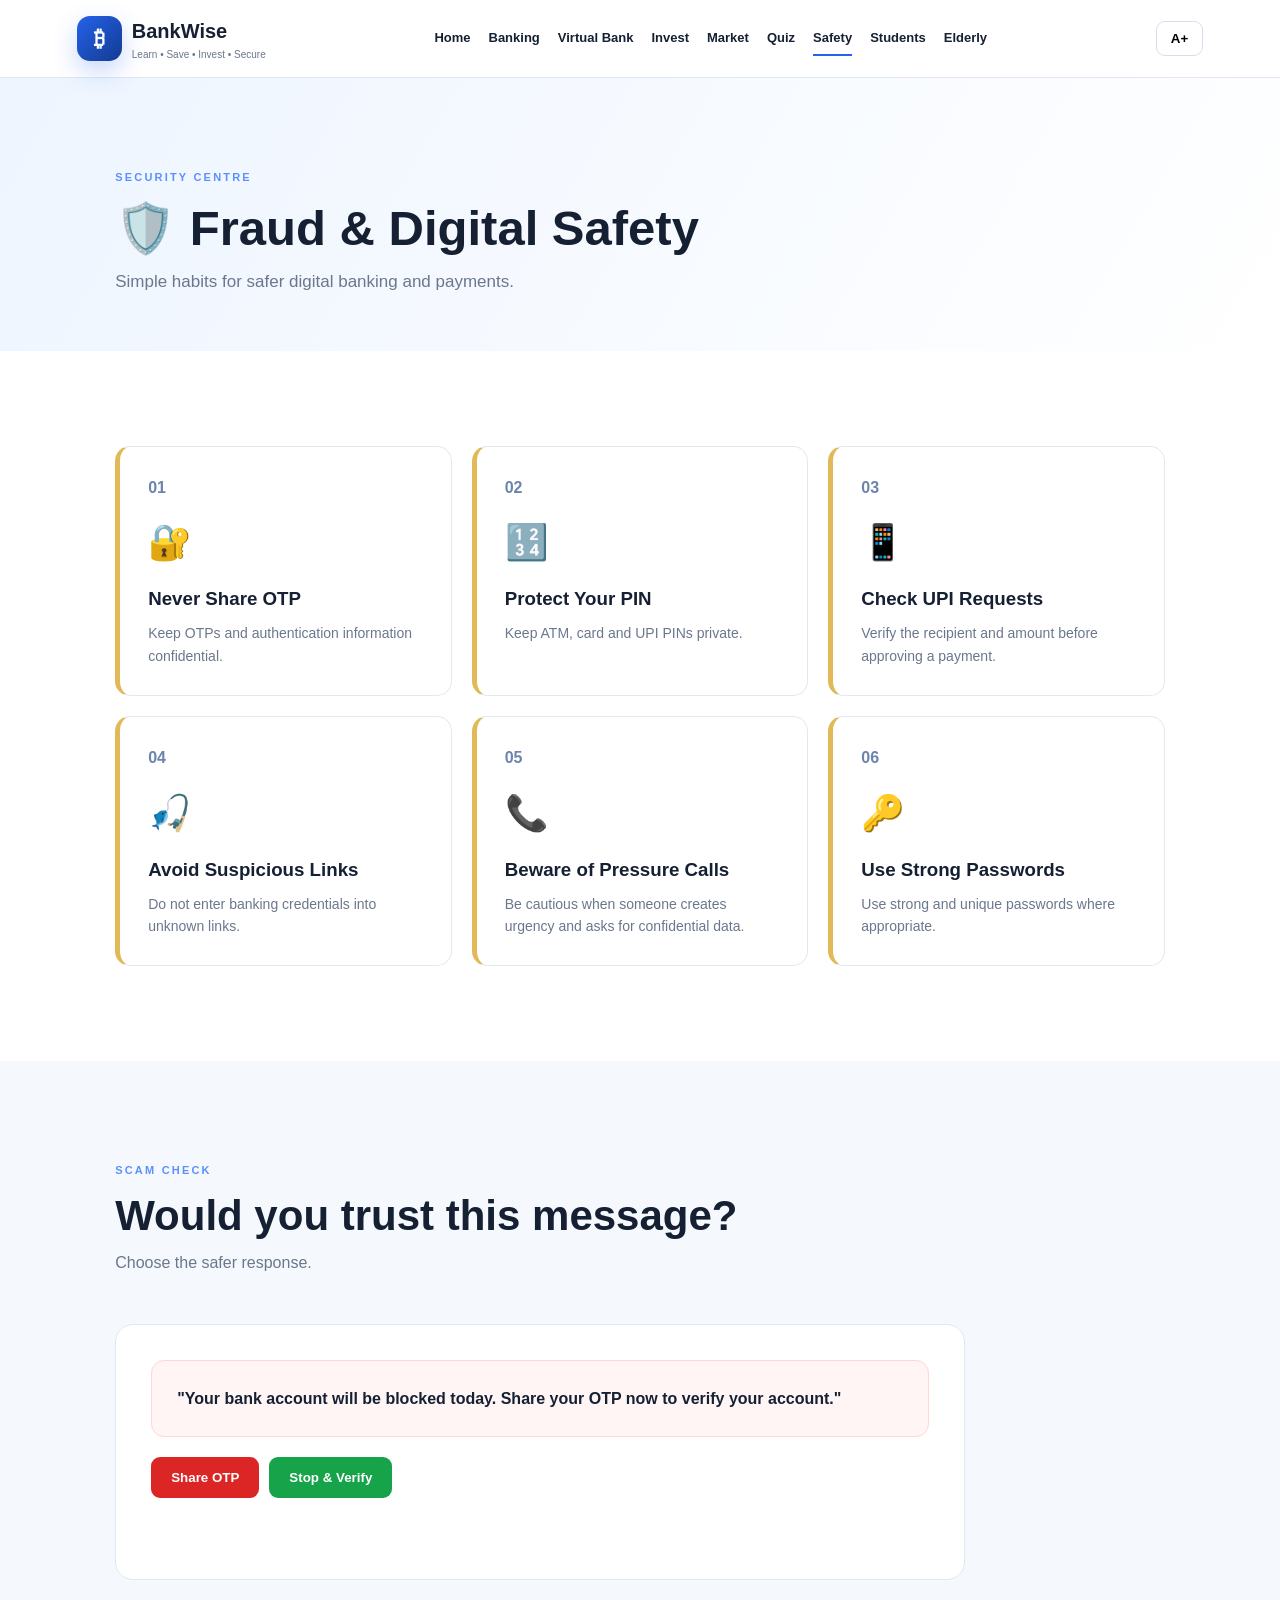
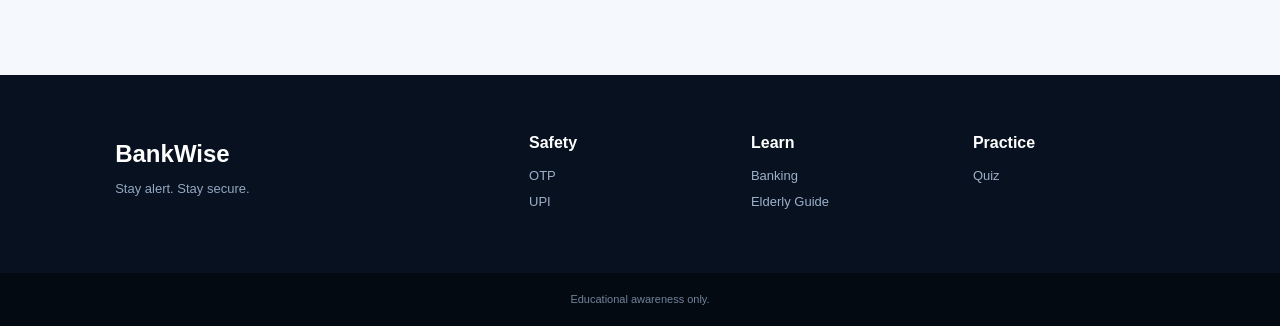
<file: safety.html>
<!DOCTYPE html>
<html lang="en">

<head>

<meta charset="UTF-8">

<meta
    name="viewport"
    content="width=device-width, initial-scale=1.0">

<title>BankWise | Safety Centre</title>

<link rel="stylesheet" href="style.css">

</head>


<body data-page="safety">


<header class="site-header">


<a
    class="brand"
    href="index.html">

<span class="brand-mark">
    ₿
</span>

<span class="brand-text">

<strong>
    BankWise
</strong>

<small>
    Learn • Save • Invest • Secure
</small>

</span>

</a>


<button
    class="mobile-menu"
    onclick="toggleMobileMenu()">

☰

</button>


<nav
    class="main-nav"
    id="mainNav">

<a href="index.html">
Home
</a>

<a href="banking.html">
Banking
</a>

<a href="simulator.html">
Virtual Bank
</a>

<a href="investments.html">
Invest
</a>

<a href="market.html">
Market
</a>

<a href="quiz.html">
Quiz
</a>

<a
    href="safety.html"
    class="active">

Safety
</a>

<a href="student.html">
Students
</a>

<a href="elderly.html">
Elderly
</a>

</nav>


<button
    class="access-btn"
    onclick="toggleAccessibility()">

A+

</button>

</header>


<main>


<section class="inner-hero">

<span class="eyebrow">
SECURITY CENTRE
</span>


<h1>
🛡️ Fraud & Digital Safety
</h1>


<p>

Simple habits for safer
digital banking and payments.

</p>


</section>


<section class="section">


<div class="safety-grid">


<article class="safety-card reveal">

<span>
01
</span>


<div class="safety-icon">
🔐
</div>


<h3>
Never Share OTP
</h3>


<p>

Keep OTPs and authentication
information confidential.

</p>

</article>



<article class="safety-card reveal">

<span>
02
</span>


<div class="safety-icon">
🔢
</div>


<h3>
Protect Your PIN
</h3>


<p>

Keep ATM, card and UPI PINs
private.

</p>

</article>



<article class="safety-card reveal">

<span>
03
</span>


<div class="safety-icon">
📱
</div>


<h3>
Check UPI Requests
</h3>


<p>

Verify the recipient and amount
before approving a payment.

</p>

</article>



<article class="safety-card reveal">

<span>
04
</span>


<div class="safety-icon">
🎣
</div>


<h3>
Avoid Suspicious Links
</h3>


<p>

Do not enter banking credentials
into unknown links.

</p>

</article>



<article class="safety-card reveal">

<span>
05
</span>


<div class="safety-icon">
📞
</div>


<h3>
Beware of Pressure Calls
</h3>


<p>

Be cautious when someone creates
urgency and asks for confidential data.

</p>

</article>



<article class="safety-card reveal">

<span>
06
</span>


<div class="safety-icon">
🔑
</div>


<h3>
Use Strong Passwords
</h3>


<p>

Use strong and unique passwords
where appropriate.

</p>

</article>


</div>


</section>


<section class="section light-section">


<div class="section-heading">

<span class="eyebrow">
SCAM CHECK
</span>


<h2>
Would you trust this message?
</h2>


<p>
Choose the safer response.
</p>

</div>


<div class="scenario-box">


<div class="scenario-message">

"Your bank account will be blocked today.
Share your OTP now to verify your account."

</div>


<div class="scenario-actions">


<button
    class="btn btn-danger"
    onclick="checkScenario(false)">

Share OTP

</button>


<button
    class="btn btn-success"
    onclick="checkScenario(true)">

Stop & Verify

</button>


</div>


<div
    id="scenarioResult"
    class="scenario-result">

</div>


</div>


</section>


</main>


<footer class="site-footer">


<div>

<a
    class="footer-brand"
    href="index.html">

BankWise

</a>

<p>
Stay alert. Stay secure.
</p>

</div>


<div>

<h4>
Safety
</h4>

<a href="safety.html">
OTP
</a>

<a href="safety.html">
UPI
</a>

</div>


<div>

<h4>
Learn
</h4>

<a href="banking.html">
Banking
</a>

<a href="elderly.html">
Elderly Guide
</a>

</div>


<div>

<h4>
Practice
</h4>

<a href="quiz.html">
Quiz
</a>

</div>


</footer>


<div class="copyright">

Educational awareness only.

</div>


<script src="app.js"></script>


<script>

function checkScenario(isSafe) {

    const result =
        document.getElementById(
            "scenarioResult"
        );


    if (isSafe) {

        result.className =
            "scenario-result good";


        result.textContent =
            "✅ Good choice. Stop, avoid sharing confidential information and verify the issue independently through an official channel.";

    }

    else {

        result.className =
            "scenario-result bad";


        result.textContent =
            "❌ Unsafe choice. Never share OTPs or confidential authentication information because of an unexpected message.";

    }

}

</script>


</body>
</html>
</file>
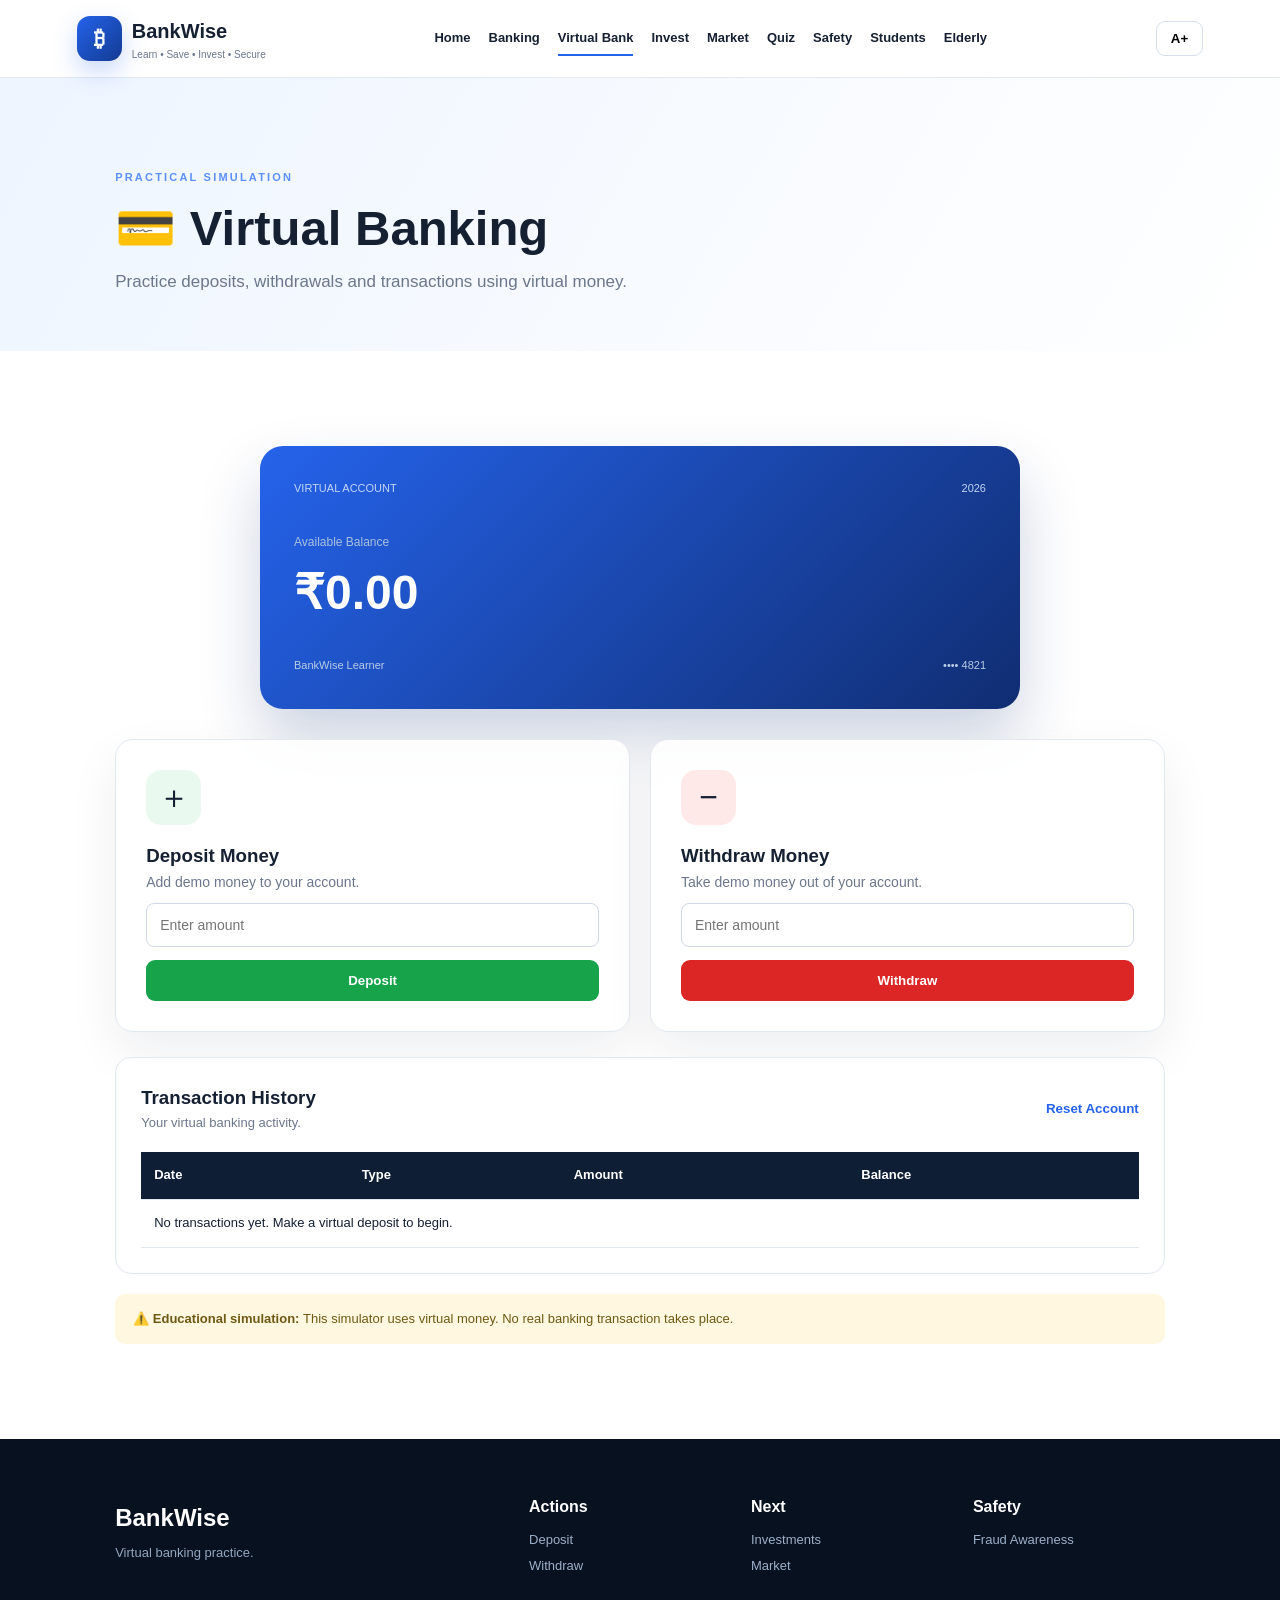
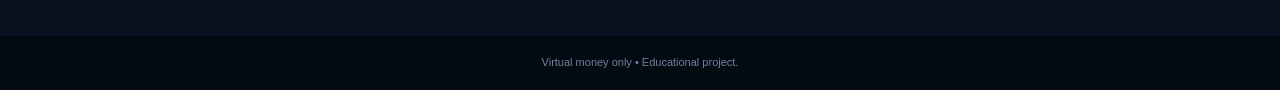
<file: simulator.html>
<!DOCTYPE html>
<html lang="en">

<head>

<meta charset="UTF-8">

<meta
    name="viewport"
    content="width=device-width, initial-scale=1.0">

<title>BankWise | Virtual Banking</title>

<link rel="stylesheet" href="style.css">

</head>


<body data-page="simulator">


<header class="site-header">


<a
    class="brand"
    href="index.html">

<span class="brand-mark">
    ₿
</span>

<span class="brand-text">

<strong>
    BankWise
</strong>

<small>
    Learn • Save • Invest • Secure
</small>

</span>

</a>


<button
    class="mobile-menu"
    onclick="toggleMobileMenu()">

☰

</button>


<nav
    class="main-nav"
    id="mainNav">

<a href="index.html">Home</a>

<a href="banking.html">Banking</a>

<a
    href="simulator.html"
    class="active">

Virtual Bank

</a>

<a href="investments.html">
Invest

</a>

<a href="market.html">
Market
</a>

<a href="quiz.html">
Quiz
</a>

<a href="safety.html">
Safety
</a>

<a href="student.html">
Students
</a>

<a href="elderly.html">
Elderly
</a>

</nav>


<button
    class="access-btn"
    onclick="toggleAccessibility()">

A+

</button>


</header>


<div class="page-progress">

<span id="pageProgress"></span>

</div>


<main>


<section class="inner-hero">

<span class="eyebrow">
PRACTICAL SIMULATION
</span>


<h1>
💳 Virtual Banking
</h1>


<p>

Practice deposits, withdrawals and
transactions using virtual money.

</p>

</section>


<section class="section">


<div class="account-card-3d reveal">


<div class="account-top">

<span>
VIRTUAL ACCOUNT
</span>

<span>
2026
</span>

</div>


<div class="account-balance-label">

Available Balance

</div>


<div
    id="bankBalance"
    class="account-balance">

₹0.00

</div>


<div class="account-bottom">

<span>
BankWise Learner
</span>

<span>
•••• 4821
</span>

</div>


</div>


<div class="action-grid">


<div class="glass-card action-card reveal">


<div class="big-icon green">
＋
</div>


<h3>
Deposit Money
</h3>


<p>
Add demo money to your account.
</p>


<input
    id="depositInput"
    type="number"
    min="1"
    placeholder="Enter amount">


<button
    class="btn btn-success full"
    onclick="bankDeposit()">

Deposit

</button>


</div>



<div class="glass-card action-card reveal">


<div class="big-icon red">
−
</div>


<h3>
Withdraw Money
</h3>


<p>
Take demo money out of your account.
</p>


<input
    id="withdrawInput"
    type="number"
    min="1"
    placeholder="Enter amount">


<button
    class="btn btn-danger full"
    onclick="bankWithdraw()">

Withdraw

</button>


</div>


</div>


<div class="panel table-panel reveal">


<div class="panel-header">


<div>

<h3>
Transaction History
</h3>

<p>
Your virtual banking activity.
</p>

</div>


<button
    class="text-button"
    onclick="clearBankTransactions()">

Reset Account

</button>


</div>


<div class="table-container">


<table>

<thead>

<tr>

<th>
Date
</th>

<th>
Type
</th>

<th>
Amount
</th>

<th>
Balance
</th>

</tr>

</thead>


<tbody id="transactions">

</tbody>


</table>


</div>


</div>


<div class="notice">

⚠️

<b>
Educational simulation:
</b>

This simulator uses virtual money.
No real banking transaction takes place.

</div>


</section>


</main>


<footer class="site-footer">

<div>

<a
    class="footer-brand"
    href="index.html">

BankWise

</a>

<p>
Virtual banking practice.
</p>

</div>


<div>

<h4>
Actions
</h4>

<a href="simulator.html">
Deposit
</a>

<a href="simulator.html">
Withdraw
</a>

</div>


<div>

<h4>
Next
</h4>

<a href="investments.html">
Investments
</a>

<a href="market.html">
Market
</a>

</div>


<div>

<h4>
Safety
</h4>

<a href="safety.html">
Fraud Awareness
</a>

</div>


</footer>


<div class="copyright">

Virtual money only • Educational project.

</div>


<script src="app.js"></script>

</body>
</html>
</file>
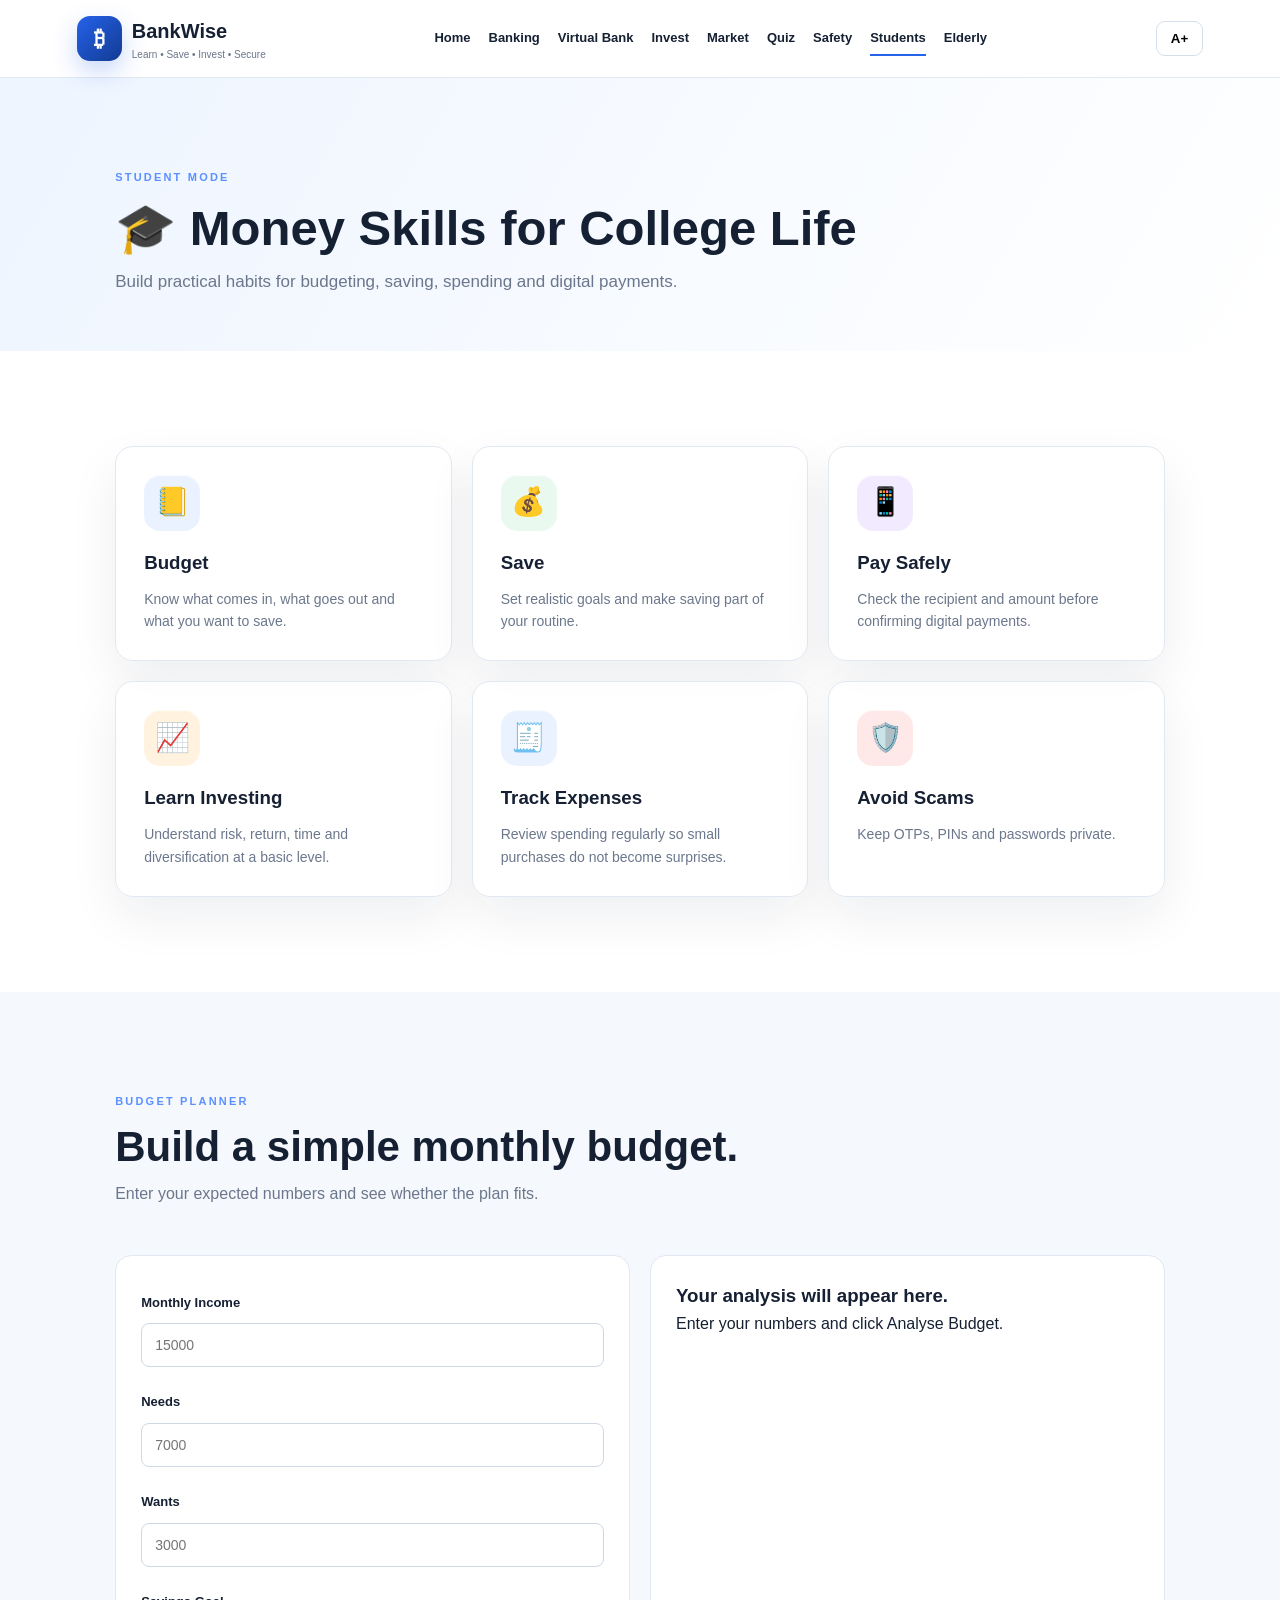
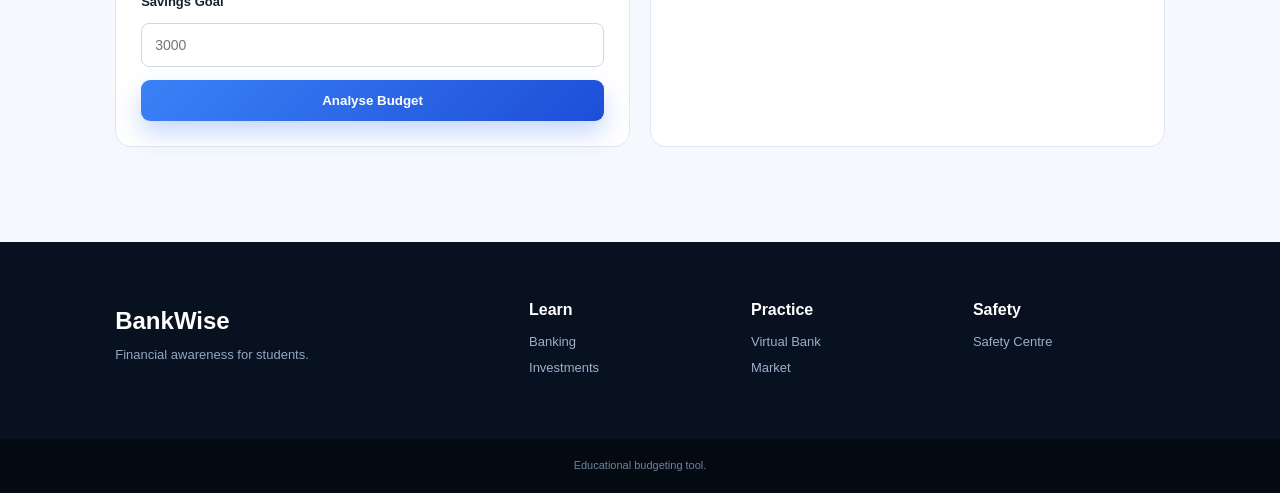
<file: student.html>
<!DOCTYPE html>
<html lang="en">

<head>

<meta charset="UTF-8">

<meta
    name="viewport"
    content="width=device-width, initial-scale=1.0">

<title>BankWise | Student Mode</title>

<link rel="stylesheet" href="style.css">

</head>


<body data-page="student">


<header class="site-header">


<a
    class="brand"
    href="index.html">

<span class="brand-mark">
    ₿
</span>

<span class="brand-text">

<strong>
BankWise
</strong>

<small>
Learn • Save • Invest • Secure
</small>

</span>

</a>


<button
    class="mobile-menu"
    onclick="toggleMobileMenu()">

☰

</button>


<nav
    class="main-nav"
    id="mainNav">

<a href="index.html">
Home
</a>

<a href="banking.html">
Banking
</a>

<a href="simulator.html">
Virtual Bank
</a>

<a href="investments.html">
Invest
</a>

<a href="market.html">
Market
</a>

<a href="quiz.html">
Quiz
</a>

<a href="safety.html">
Safety
</a>

<a
    href="student.html"
    class="active">

Students
</a>

<a href="elderly.html">
Elderly
</a>

</nav>


<button
    class="access-btn"
    onclick="toggleAccessibility()">

A+

</button>


</header>


<main>


<section class="inner-hero student-banner">

<span class="eyebrow">
STUDENT MODE
</span>


<h1>
🎓 Money Skills for College Life
</h1>


<p>

Build practical habits for budgeting,
saving, spending and digital payments.

</p>


</section>


<section class="section">


<div class="info-grid">


<article class="glass-card info-card reveal">

<div class="icon-orb blue">
📒
</div>

<h3>
Budget
</h3>

<p>
Know what comes in, what goes out
and what you want to save.
</p>

</article>


<article class="glass-card info-card reveal">

<div class="icon-orb green">
💰
</div>

<h3>
Save
</h3>

<p>
Set realistic goals and make saving
part of your routine.
</p>

</article>


<article class="glass-card info-card reveal">

<div class="icon-orb purple">
📱
</div>

<h3>
Pay Safely
</h3>

<p>
Check the recipient and amount
before confirming digital payments.
</p>

</article>


<article class="glass-card info-card reveal">

<div class="icon-orb orange">
📈
</div>

<h3>
Learn Investing
</h3>

<p>
Understand risk, return, time
and diversification at a basic level.
</p>

</article>


<article class="glass-card info-card reveal">

<div class="icon-orb blue">
🧾
</div>

<h3>
Track Expenses
</h3>

<p>
Review spending regularly so small
purchases do not become surprises.
</p>

</article>


<article class="glass-card info-card reveal">

<div class="icon-orb red">
🛡️
</div>

<h3>
Avoid Scams
</h3>

<p>
Keep OTPs, PINs and passwords private.
</p>

</article>


</div>


</section>


<section class="section light-section">


<div class="section-heading">

<span class="eyebrow">
BUDGET PLANNER
</span>


<h2>
Build a simple monthly budget.
</h2>


<p>
Enter your expected numbers and
see whether the plan fits.
</p>

</div>


<div class="budget-grid">


<div class="panel">


<label>
Monthly Income
</label>


<input
    id="budgetIncome"
    type="number"
    placeholder="15000">


<label>
Needs
</label>


<input
    id="budgetNeeds"
    type="number"
    placeholder="7000">


<label>
Wants
</label>


<input
    id="budgetWants"
    type="number"
    placeholder="3000">


<label>
Savings Goal
</label>


<input
    id="budgetSavings"
    type="number"
    placeholder="3000">


<button
    class="btn btn-primary full"
    onclick="calculateBudget()">

Analyse Budget

</button>


</div>


<div class="panel budget-result-panel">


<div
    id="budgetResult">

<h3>
Your analysis will appear here.
</h3>

<p>
Enter your numbers and click Analyse Budget.
</p>

</div>


</div>


</div>


</section>


</main>


<footer class="site-footer">

<div>

<a
    class="footer-brand"
    href="index.html">

BankWise

</a>

<p>
Financial awareness for students.
</p>

</div>


<div>

<h4>
Learn
</h4>

<a href="banking.html">
Banking
</a>

<a href="investments.html">
Investments
</a>

</div>


<div>

<h4>
Practice
</h4>

<a href="simulator.html">
Virtual Bank
</a>

<a href="market.html">
Market
</a>

</div>


<div>

<h4>
Safety
</h4>

<a href="safety.html">
Safety Centre
</a>

</div>


</footer>


<div class="copyright">

Educational budgeting tool.

</div>


<script src="app.js"></script>

</body>
</html>
</file>
<file: style.css>
* {
    margin: 0;
    padding: 0;
    box-sizing: border-box;
}


:root {

    --blue: #2563eb;

    --blue-dark: #113b91;

    --navy: #07111f;

    --navy-2: #0e2d55;

    --text: #162033;

    --muted: #6b778c;

    --white: #ffffff;

    --light: #f5f8fc;

    --border: #e1e8f1;

    --green: #16a34a;

    --red: #dc2626;

    --purple: #7c3aed;

    --orange: #ea7b17;

    --gold: #f6c453;

}


html {

    scroll-behavior: smooth;

}


body {

    font-family:
        Inter,
        "Segoe UI",
        Arial,
        sans-serif;

    background:
        var(--white);

    color:
        var(--text);

    line-height:
        1.6;

}


body.large-text {

    font-size:
        1.15rem;

}


body.large-text p {

    font-size:
        1.07em;

}


.header,
.site-header {

    min-height:
        78px;

    padding:
        0 6%;

    display:
        flex;

    align-items:
        center;

    justify-content:
        space-between;

    gap:
        20px;

    position:
        sticky;

    top:
        0;

    z-index:
        1000;

    background:
        rgba(
            255,
            255,
            255,
            .94
        );

    backdrop-filter:
        blur(
            15px
        );

    border-bottom:
        1px solid
        var(--border);

}


.brand {

    display:
        flex;

    align-items:
        center;

    gap:
        10px;

    text-decoration:
        none;

    color:
        var(--text);

}


.brand-mark {

    width:
        45px;

    height:
        45px;

    display:
        grid;

    place-items:
        center;

    border-radius:
        13px;

    background:
        linear-gradient(
            135deg,
            #2563eb,
            #123a91
        );

    color:
        white;

    font-size:
        22px;

    font-weight:
        900;

    box-shadow:
        0 10px 25px
        rgba(
            37,
            99,
            235,
            .25
        );

}


.brand-text strong {

    display:
        block;

    font-size:
        20px;

}


.brand-text small {

    display:
        block;

    color:
        var(--muted);

    font-size:
        10px;

}


.main-nav {

    display:
        flex;

    align-items:
        center;

    gap:
        18px;

}


.main-nav a {

    text-decoration:
        none;

    color:
        var(--text);

    font-size:
        13px;

    font-weight:
        700;

    position:
        relative;

}


.main-nav a::after {

    content:
        "";

    position:
        absolute;

    left:
        0;

    bottom:
        -7px;

    width:
        0;

    height:
        2px;

    background:
        var(--blue);

    transition:
        width .2s;

}


.main-nav a:hover::after,
.main-nav a.active::after {

    width:
        100%;

}


.main-nav a:hover {

    color:
        var(--blue);

}


.access-btn {

    border:
        1px solid
        #d5dfeb;

    background:
        white;

    border-radius:
        9px;

    padding:
        9px 14px;

    font-weight:
        800;

    cursor:
        pointer;

}


.mobile-menu {

    display:
        none;

    border:
        none;

    background:
        none;

    font-size:
        25px;

    cursor:
        pointer;

}


.page-progress {

    position:
        fixed;

    left:
        0;

    top:
        0;

    height:
        3px;

    width:
        100%;

    z-index:
        1100;

    pointer-events:
        none;

}


#pageProgress {

    display:
        block;

    height:
        100%;

    width:
        0;

    background:
        linear-gradient(
            90deg,
            #2563eb,
            #7c3aed,
            #06b6d4
        );

}


/* ==========================
   HERO
   ========================== */


.hero {

    min-height:
        730px;

    padding:
        100px 9%;

    display:
        flex;

    align-items:
        center;

    justify-content:
        space-between;

    gap:
        50px;

    color:
        white;

    overflow:
        hidden;

}


.hero-3d {

    background:

        radial-gradient(
            circle at 80% 25%,
            #285aaf 0,
            transparent 32%
        ),

        radial-gradient(
            circle at 20% 90%,
            #162d66 0,
            transparent 30%
        ),

        linear-gradient(
            120deg,
            #07111f,
            #10345f
        );

}


.hero-copy {

    width:
        56%;

}


.eyebrow {

    color:
        #5c90ff;

    font-size:
        11px;

    font-weight:
        900;

    letter-spacing:
        2.2px;

}


.hero h1 {

    font-size:
        64px;

    line-height:
        1.04;

    letter-spacing:
        -3px;

    margin:
        18px 0;

}


.hero h1 span {

    color:
        #68a5ff;

}


.hero-copy > p {

    color:
        #c8d7ea;

    max-width:
        650px;

    font-size:
        18px;

}


.hero-actions {

    display:
        flex;

    gap:
        12px;

    flex-wrap:
        wrap;

    margin-top:
        30px;

}


.btn {

    display:
        inline-flex;

    align-items:
        center;

    justify-content:
        center;

    gap:
        8px;

    border:
        none;

    border-radius:
        9px;

    padding:
        13px 20px;

    text-decoration:
        none;

    font-weight:
        800;

    cursor:
        pointer;

}


.btn-primary {

    color:
        white;

    background:
        linear-gradient(
            135deg,
            #3b82f6,
            #1d4ed8
        );

    box-shadow:
        0 12px 25px
        rgba(
            37,
            99,
            235,
            .25
        );

}


.btn-glass {

    color:
        white;

    border:
        1px solid
        #7084a4;

    background:
        rgba(
            255,
            255,
            255,
            .04
        );

}


.btn-secondary {

    background:
        white;

    color:
        var(--text);

}


.btn-success {

    background:
        var(--green);

    color:
        white;

}


.btn-danger {

    background:
        var(--red);

    color:
        white;

}


.btn:hover {

    transform:
        translateY(-2px);

}


.hero-metrics {

    display:
        flex;

    flex-wrap:
        wrap;

    gap:
        42px;

    margin-top:
        48px;

}


.hero-metrics div {

    display:
        flex;

    flex-direction:
        column;

}


.hero-metrics strong {

    font-size:
        24px;

}


.hero-metrics span {

    color:
        #aab9ce;

    font-size:
        11px;

}


/* ==========================
   3D HERO OBJECT
   ========================== */


.hero-stage {

    position:
        relative;

    width:
        430px;

    height:
        420px;

    perspective:
        1000px;

}


.orb {

    position:
        absolute;

    border-radius:
        50%;

    filter:
        blur(
            1px
        );

}


.orb-one {

    width:
        180px;

    height:
        180px;

    background:
        #2563eb33;

    right:
        40px;

    top:
        20px;

}


.orb-two {

    width:
        120px;

    height:
        120px;

    background:
        #7c3aed33;

    left:
        0;

    bottom:
        30px;

}


.bank-card-3d {

    width:
        380px;

    height:
        235px;

    position:
        absolute;

    left:
        30px;

    top:
        88px;

    padding:
        30px;

    border-radius:
        24px;

    color:
        white;

    background:
        linear-gradient(
            135deg,
            #5799ff,
            #133d9f
        );

    transform-style:
        preserve-3d;

    transform:
        rotateZ(-5deg);

    transition:
        transform .18s ease;

    box-shadow:
        0 40px 75px
        rgba(
            0,
            0,
            0,
            .48
        );

}


.bank-card-3d::before {

    content:
        "";

    position:
        absolute;

    inset:
        0;

    border-radius:
        inherit;

    background:
        linear-gradient(
            120deg,
            transparent,
            rgba(
                255,
                255,
                255,
                .25
            ),
            transparent
        );

    transform:
        translateZ(
            3px
        );

}


.bank-card-top {

    display:
        flex;

    justify-content:
        space-between;

}


.bank-card-top span {

    font-size:
        11px;

    color:
        #cbdaf0;

}


.bank-chip {

    width:
        48px;

    height:
        35px;

    margin-top:
        27px;

    border-radius:
        8px;

    background:
        var(--gold);

}


.bank-number {

    margin-top:
        20px;

    letter-spacing:
        2px;

    font-size:
        13px;

}


.bank-card-3d h3 {

    font-size:
        28px;

    margin-top:
        10px;

}


.bank-card-bottom {

    display:
        flex;

    justify-content:
        space-between;

    margin-top:
        15px;

    font-size:
        10px;

}


.floating-ui {

    position:
        absolute;

    display:
        flex;

    align-items:
        center;

    gap:
        10px;

    padding:
        12px 16px;

    border-radius:
        12px;

    color:
        var(--text);

    background:
        rgba(
            255,
            255,
            255,
            .95
        );

    box-shadow:
        0 18px 50px
        rgba(
            0,
            0,
            0,
            .25
        );

    z-index:
        4;

}


.floating-top {

    top:
        40px;

    right:
        -5px;

}


.floating-bottom {

    bottom:
        45px;

    left:
        -10px;

}


.mini-icon {

    font-size:
        25px;

}


.floating-ui small {

    display:
        block;

    color:
        var(--muted);

    font-size:
        10px;

}


/* ==========================
   SECTION
   ========================== */


.section {

    padding:
        95px 9%;

}


.light-section {

    background:
        var(--light);

}


.dark-section {

    background:
        linear-gradient(
            135deg,
            #07111f,
            #0f315b
        );

    color:
        white;

}


.section-heading {

    max-width:
        760px;

    margin-bottom:
        48px;

}


.section-heading h2 {

    font-size:
        42px;

    line-height:
        1.15;

    margin:
        10px 0;

}


.section-heading p {

    color:
        var(--muted);

}


.light-text p {

    color:
        #aebcd0;

}


.gradient-text {

    background:
        linear-gradient(
            90deg,
            #2563eb,
            #7c3aed
        );

    -webkit-background-clip:
        text;

    background-clip:
        text;

    color:
        transparent;

}


/* ==========================
   CARDS
   ========================== */


.feature-grid {

    display:
        grid;

    grid-template-columns:
        repeat(4,1fr);

    gap:
        20px;

}


.feature-grid.three {

    grid-template-columns:
        repeat(3,1fr);

}


.glass-card {

    background:
        rgba(
            255,
            255,
            255,
            .9
        );

    border:
        1px solid
        var(--border);

    border-radius:
        18px;

    box-shadow:
        0 20px 50px
        rgba(
            17,
            34,
            59,
            .07
        );

}


.feature-card {

    padding:
        28px;

    color:
        var(--text);

    text-decoration:
        none;

    transition:
        transform .25s,
        box-shadow .25s;

}


.feature-card:hover {

    transform:
        translateY(
            -10px
        )
        rotateX(
            2deg
        );

    box-shadow:
        0 28px 65px
        rgba(
            17,
            34,
            59,
            .14
        );

}


.icon-orb {

    width:
        56px;

    height:
        56px;

    display:
        grid;

    place-items:
        center;

    border-radius:
        16px;

    font-size:
        28px;

    margin-bottom:
        17px;

    box-shadow:
        inset
        0 1px 1px
        rgba(
            255,
            255,
            255,
            .8
        );

}


.blue {

    background:
        #eaf2ff;

}


.green {

    background:
        #eaf9ef;

}


.purple {

    background:
        #f2ebff;

}


.orange {

    background:
        #fff2df;

}


.red {

    background:
        #ffe8e8;

}


.gold {

    background:
        #fff5cf;

}


.feature-card h3 {

    margin-bottom:
        8px;

}


.feature-card p {

    color:
        var(--muted);

    font-size:
        14px;

}


.card-link {

    display:
        inline-block;

    margin-top:
        20px;

    color:
        var(--blue);

    font-weight:
        800;

    font-size:
        13px;

}


/* ==========================
   PERSONA
   ========================== */


.persona-grid {

    display:
        grid;

    grid-template-columns:
        repeat(4,1fr);

    gap:
        18px;

}


.persona-card {

    position:
        relative;

    min-height:
        270px;

    padding:
        28px;

    color:
        white;

    text-decoration:
        none;

    overflow:
        hidden;

    border:
        1px solid
        rgba(
            255,
            255,
            255,
            .12
        );

    border-radius:
        18px;

    background:
        rgba(
            255,
            255,
            255,
            .05
        );

    transition:
        .25s;

}


.persona-card:hover {

    transform:
        translateY(
            -8px
        );

    background:
        rgba(
            255,
            255,
            255,
            .09
        );

}


.persona-number {

    color:
        #7397d4;

    font-weight:
        900;

}


.persona-icon {

    font-size:
        40px;

    margin:
        24px 0 12px;

}


.persona-card p {

    color:
        #adbed6;

    font-size:
        14px;

}


/* ==========================
   INNER HERO
   ========================== */


.inner-hero {

    padding:
        85px 9% 55px;

    background:
        linear-gradient(
            120deg,
            #eef5ff,
            white
        );

}


.inner-hero h1 {

    font-size:
        49px;

    line-height:
        1.1;

    margin:
        13px 0;

}


.inner-hero p {

    color:
        var(--muted);

    font-size:
        17px;

    max-width:
        800px;

}


/* ==========================
   INFO CARDS
   ========================== */


.info-grid {

    display:
        grid;

    grid-template-columns:
        repeat(3,1fr);

    gap:
        20px;

}


.info-grid.two {

    grid-template-columns:
        repeat(2,1fr);

}


.info-card {

    padding:
        28px;

}


.info-card h3 {

    margin:
        10px 0;

}


.info-card p {

    color:
        var(--muted);

    font-size:
        14px;

}


/* ==========================
   STEPS
   ========================== */


.steps-3d {

    display:
        grid;

    grid-template-columns:
        repeat(4,1fr);

    gap:
        18px;

}


.step-card {

    padding:
        28px;

    min-height:
        190px;

    border-radius:
        17px;

    background:
        white;

    border:
        1px solid
        var(--border);

    box-shadow:
        0 15px 35px
        rgba(
            16,
            30,
            54,
            .06
        );

    transition:
        transform .25s;

}


.step-card:hover {

    transform:
        perspective(
            700px
        )
        rotateX(
            4deg
        )
        rotateY(
            -4deg
        )
        translateY(
            -7px
        );

}


.step-card > span {

    color:
        var(--blue);

    font-weight:
        900;

}


.step-card h3 {

    margin:
        15px 0 7px;

}


.step-card p {

    color:
        var(--muted);

    font-size:
        13px;

}


/* ==========================
   CTA
   ========================== */


.cta-3d {

    padding:
        55px;

    border-radius:
        23px;

    display:
        flex;

    align-items:
        center;

    justify-content:
        space-between;

    gap:
        30px;

    background:
        linear-gradient(
            120deg,
            #edf4ff,
            #f6f1ff
        );

    border:
        1px solid
        #dce5f2;

    box-shadow:
        0 25px 60px
        rgba(
            25,
            55,
            100,
            .09
        );

}


.cta-3d h2 {

    font-size:
        38px;

    line-height:
        1.15;

    margin:
        10px 0;

}


.cta-3d p {

    color:
        var(--muted);

}


.small-cta {

    margin:
        0 0;

}


/* ==========================
   BANK
   ========================== */


.account-card-3d {

    max-width:
        760px;

    min-height:
        250px;

    margin:
        0 auto 30px;

    padding:
        34px;

    color:
        white;

    border-radius:
        23px;

    background:
        linear-gradient(
            135deg,
            #2563eb,
            #102d72
        );

    box-shadow:
        0 30px 60px
        rgba(
            24,
            55,
            120,
            .22
        );

    transform:
        perspective(
            1000px
        )
        rotateX(
            2deg
        );

}


.account-top {

    display:
        flex;

    justify-content:
        space-between;

    color:
        #c4d5f0;

    font-size:
        11px;

}


.account-balance-label {

    margin-top:
        36px;

    color:
        #aac0dd;

    font-size:
        12px;

}


.account-balance {

    font-size:
        48px;

    font-weight:
        900;

    margin:
        3px 0 25px;

}


.account-bottom {

    display:
        flex;

    justify-content:
        space-between;

    color:
        #b9cce6;

    font-size:
        11px;

}


.action-grid {

    display:
        grid;

    grid-template-columns:
        repeat(2,1fr);

    gap:
        20px;

}


.action-card {

    padding:
        30px;

}


.big-icon {

    width:
        55px;

    height:
        55px;

    display:
        grid;

    place-items:
        center;

    border-radius:
        15px;

    font-size:
        32px;

    margin-bottom:
        16px;

}


.action-card p {

    color:
        var(--muted);

    font-size:
        14px;

}


/* ==========================
   FORM
   ========================== */


input {

    width:
        100%;

    padding:
        13px;

    margin:
        10px 0 13px;

    border:
        1px solid
        #cfd9e5;

    border-radius:
        8px;

    outline:
        none;

    font-size:
        14px;

}


input:focus {

    border-color:
        var(--blue);

    box-shadow:
        0 0 0 3px
        rgba(
            37,
            99,
            235,
            .1
        );

}


label {

    display:
        block;

    margin-top:
        12px;

    font-size:
        13px;

    font-weight:
        800;

}


.full {

    width:
        100%;

}


/* ==========================
   PANELS
   ========================== */


.panel {

    background:
        white;

    border:
        1px solid
        var(--border);

    border-radius:
        16px;

    padding:
        25px;

}


.panel-header {

    display:
        flex;

    justify-content:
        space-between;

    align-items:
        center;

    gap:
        20px;

    margin-bottom:
        18px;

}


.panel-header p {

    color:
        var(--muted);

    font-size:
        13px;

}


.text-button {

    border:
        none;

    background:
        none;

    color:
        var(--blue);

    font-weight:
        800;

    cursor:
        pointer;

}


/* ==========================
   TABLE
   ========================== */


.table-panel {

    margin-top:
        25px;

    overflow:
        hidden;

}


.table-container {

    overflow:
        auto;

}


table {

    width:
        100%;

    min-width:
        680px;

    border-collapse:
        collapse;

}


th,
td {

    padding:
        13px;

    text-align:
        left;

    border-bottom:
        1px solid
        var(--border);

    font-size:
        13px;

}


th {

    background:
        #0d1e35;

    color:
        white;

}


.transaction-badge {

    display:
        inline-block;

    padding:
        5px 8px;

    border-radius:
        999px;

    font-size:
        10px;

    font-weight:
        800;

}


.transaction-badge.deposit {

    background:
        #eaf9ef;

    color:
        var(--green);

}


.transaction-badge.withdrawal {

    background:
        #ffecec;

    color:
        var(--red);

}


.notice {

    margin-top:
        20px;

    padding:
        15px 18px;

    background:
        #fff7df;

    color:
        #705913;

    border-radius:
        10px;

    font-size:
        13px;

}


/* ==========================
   CALCULATORS
   ========================== */


.two-column {

    display:
        grid;

    grid-template-columns:
        1fr 1fr;

    gap:
        20px;

}


.calculator-3d {

    transition:
        transform .25s,
        box-shadow .25s;

}


.calculator-3d:hover {

    transform:
        perspective(
            900px
        )
        rotateX(
            2deg
        )
        rotateY(
            -2deg
        )
        translateY(
            -5px
        );

    box-shadow:
        0 25px 55px
        rgba(
            12,
            37,
            81,
            .11
        );

}


.calculator-icon {

    font-size:
        35px;

    margin-bottom:
        10px;

}


.calculator-result {

    margin-top:
        17px;

    padding:
        15px;

    background:
        #eef5ff;

    color:
        #174993;

    border-radius:
        9px;

    font-size:
        14px;

}


/* ==========================
   MARKET
   ========================== */


.market-hero {

    padding:
        75px 9% 55px;

    display:
        flex;

    justify-content:
        space-between;

    align-items:
        center;

    gap:
        30px;

    color:
        white;

    background:
        radial-gradient(
            circle at 80% 30%,
            #2353a5 0,
            transparent 33%
        ),
        linear-gradient(
            120deg,
            #07111f,
            #113765
        );

}


.live-label {

    display:
        inline-flex;

    align-items:
        center;

    gap:
        8px;

    padding:
        7px 12px;

    border-radius:
        999px;

    background:
        #11713c;

    font-size:
        10px;

    font-weight:
        900;

}


.live-label i {

    width:
        8px;

    height:
        8px;

    border-radius:
        50%;

    background:
        #4ade80;

    box-shadow:
        0 0 12px
        #4ade80;

}


.market-hero h1 {

    font-size:
        48px;

    margin:
        15px 0;

}


.market-hero p {

    max-width:
        760px;

    color:
        #b8c9df;

}


.countdown-box {

    min-width:
        155px;

    padding:
        18px;

    border:
        1px solid
        #35567f;

    background:
        #0d2546;

    border-radius:
        17px;

    text-align:
        center;

    box-shadow:
        0 20px 45px
        rgba(
            0,
            0,
            0,
            .2
        );

}


.countdown-box small {

    display:
        block;

    color:
        #a6b9d1;

    font-size:
        10px;

}


.countdown-box strong {

    display:
        block;

    font-size:
        56px;

    line-height:
        1.05;

}


.countdown-box span {

    color:
        #a6b9d1;

    font-size:
        11px;

}


.market-section {

    background:
        #f7faff;

}


.market-ticker {

    display:
        flex;

    gap:
        12px;

    overflow:
        auto;

    padding:
        3px 0 16px;

}


.ticker-item {

    flex:
        0 0 auto;

    min-width:
        180px;

    padding:
        11px 14px;

    display:
        flex;

    align-items:
        center;

    justify-content:
        space-between;

    gap:
        8px;

    background:
        white;

    border:
        1px solid
        var(--border);

    border-radius:
        10px;

}


.ticker-item span {

    font-size:
        12px;

}


.ticker-item em {

    font-size:
        10px;

    font-style:
        normal;

}


.market-summary {

    display:
        grid;

    grid-template-columns:
        repeat(4,1fr);

    gap:
        15px;

    margin-bottom:
        20px;

}


.summary-card {

    padding:
        20px;

    background:
        white;

    border:
        1px solid
        var(--border);

    border-radius:
        14px;

    box-shadow:
        0 10px 30px
        rgba(
            30,
            58,
            100,
            .04
        );

}


.summary-card small {

    display:
        block;

    color:
        var(--muted);

    font-size:
        10px;

    letter-spacing:
        1px;

    font-weight:
        900;

}


.summary-card strong {

    display:
        block;

    font-size:
        22px;

    margin-top:
        5px;

}


.green-text {

    color:
        var(--green) !important;

}


.update-badge {

    padding:
        7px 10px;

    background:
        #eef5ff;

    border-radius:
        8px;

    color:
        #174b9c;

    font-size:
        11px;

    font-weight:
        800;

}


.market-table {

    min-width:
        1000px;

}


.company-name {

    display:
        flex;

    align-items:
        center;

    gap:
        10px;

}


.company-logo {

    width:
        37px;

    height:
        37px;

    display:
        grid;

    place-items:
        center;

    border-radius:
        10px;

    color:
        var(--blue);

    background:
        #eaf2ff;

    font-weight:
        900;

}


.company-name small {

    display:
        block;

    color:
        var(--muted);

    font-size:
        10px;

}


.up {

    color:
        var(--green);

    font-weight:
        800;

}


.down {

    color:
        var(--red);

    font-weight:
        800;

}


.trade-controls {

    display:
        flex;

    align-items:
        center;

    gap:
        5px;

}


.trade-controls input {

    width:
        65px;

    padding:
        8px;

    margin:
        0;

}


.mini-button {

    padding:
        8px 10px;

    border:
        none;

    border-radius:
        7px;

    background:
        var(--blue);

    color:
        white;

    cursor:
        pointer;

    font-size:
        11px;

    font-weight:
        800;

}


.mini-button.sell {

    background:
        var(--red);

}


.market-grid-bottom {

    display:
        grid;

    grid-template-columns:
        1.6fr 1fr;

    gap:
        20px;

    margin-top:
        25px;

}


#priceChart {

    width:
        100%;

    display:
        block;

}


.portfolio-item {

    display:
        flex;

    justify-content:
        space-between;

    align-items:
        center;

    gap:
        10px;

    padding:
        13px 0;

    border-bottom:
        1px solid
        var(--border);

}


.portfolio-item:last-child {

    border-bottom:
        none;

}


.portfolio-item small {

    display:
        block;

    color:
        var(--muted);

    font-size:
        11px;

}


.muted {

    color:
        var(--muted);

    font-size:
        12px;

}


/* ==========================
   SAFETY
   ========================== */


.safety-grid {

    display:
        grid;

    grid-template-columns:
        repeat(3,1fr);

    gap:
        20px;

}


.safety-card {

    padding:
        28px;

    border:
        1px solid
        var(--border);

    border-left:
        5px solid
        #e1b958;

    border-radius:
        15px;

    background:
        white;

    transition:
        .25s;

}


.safety-card:hover {

    transform:
        translateY(
            -6px
        )
        rotateX(
            2deg
        );

    box-shadow:
        0 20px 50px
        rgba(
            22,
            42,
            78,
            .09
        );

}


.safety-card > span {

    color:
        #6c84ac;

    font-weight:
        900;

}


.safety-icon {

    font-size:
        35px;

    margin:
        14px 0;

}


.safety-card h3 {

    margin-bottom:
        8px;

}


.safety-card p {

    color:
        var(--muted);

    font-size:
        14px;

}


.scenario-box {

    max-width:
        850px;

    padding:
        35px;

    background:
        white;

    border:
        1px solid
        var(--border);

    border-radius:
        18px;

}


.scenario-message {

    padding:
        25px;

    background:
        #fff5f5;

    border:
        1px solid
        #ffd7d7;

    border-radius:
        13px;

    font-weight:
        700;

}


.scenario-actions {

    display:
        flex;

    flex-wrap:
        wrap;

    gap:
        10px;

    margin-top:
        20px;

}


.scenario-result {

    min-height:
        28px;

    margin-top:
        18px;

    font-weight:
        800;

}


.scenario-result.good {

    color:
        var(--green);

}


.scenario-result.bad {

    color:
        var(--red);

}


/* ==========================
   QUIZ
   ========================== */


.quiz-wrapper {

    max-width:
        850px;

    margin:
        auto;

    padding:
        38px;

    border:
        1px solid
        var(--border);

    border-radius:
        20px;

    background:
        white;

    box-shadow:
        0 25px 70px
        rgba(
            20,
            44,
            80,
            .08
        );

}


.quiz-head {

    display:
        flex;

    justify-content:
        space-between;

    color:
        var(--muted);

    font-size:
        13px;

    font-weight:
        800;

}


.progress-track {

    height:
        8px;

    margin:
        18px 0 25px;

    background:
        #edf1f6;

    border-radius:
        999px;

    overflow:
        hidden;

}


#quizBar {

    display:
        block;

    width:
        0;

    height:
        100%;

    background:
        linear-gradient(
            90deg,
            #2563eb,
            #7c3aed
        );

    transition:
        width .3s;

}


.quiz-wrapper h2 {

    font-size:
        29px;

    line-height:
        1.3;

    margin-bottom:
        25px;

}


.quiz-answer {

    width:
        100%;

    text-align:
        left;

    padding:
        14px;

    margin:
        7px 0;

    border:
        1px solid
        #d9e2ed;

    background:
        white;

    border-radius:
        9px;

    cursor:
        pointer;

    transition:
        .2s;

}


.quiz-answer:hover {

    background:
        #eef5ff;

    transform:
        translateX(
            3px
        );

}


.quiz-answer.correct {

    background:
        #eaf9ef;

    border-color:
        #86d6a2;

    color:
        #0c7535;

}


.quiz-answer.wrong {

    background:
        #ffecec;

    border-color:
        #efa3a3;

    color:
        #a82020;

}


.quiz-answer:disabled {

    cursor:
        default;

}


.quiz-bottom {

    display:
        flex;

    align-items:
        center;

    gap:
        20px;

    flex-wrap:
        wrap;

    margin-top:
        20px;

}


.quiz-feedback {

    min-height:
        25px;

    font-weight:
        800;

}


.correct-text {

    color:
        var(--green);

}


.wrong-text {

    color:
        var(--red);

}


/* ==========================
   STUDENT
   ========================== */


.budget-grid {

    display:
        grid;

    grid-template-columns:
        1fr 1fr;

    gap:
        20px;

}


.budget-result-panel {

    display:
        flex;

    align-items:
        flex-start;

}


.budget-lines {

    margin:
        20px 0;

}


.budget-lines div {

    display:
        flex;

    justify-content:
        space-between;

    gap:
        15px;

    padding:
        10px 0;

    border-bottom:
        1px solid
        var(--border);

}


.budget-lines span {

    color:
        var(--muted);

}


.budget-positive,
.budget-neutral,
.budget-negative {

    padding:
        13px;

    border-radius:
        9px;

    margin-top:
        15px;

}


.budget-positive {

    background:
        #eaf9ef;

    color:
        #0d7838;

}


.budget-neutral {

    background:
        #eef5ff;

    color:
        #1c509a;

}


.budget-negative {

    background:
        #ffecec;

    color:
        #a82020;

}


/* ==========================
   ELDERLY
   ========================== */


.elderly-banner {

    background:
        linear-gradient(
            120deg,
            #fff9e9,
            white
        );

}


.elderly-card {

    min-height:
        210px;

}


.rule-strip {

    display:
        grid;

    grid-template-columns:
        repeat(5,1fr);

    gap:
        12px;

}


.rule-strip div {

    padding:
        20px;

    border-radius:
        14px;

    background:
        white;

    border:
        1px solid
        var(--border);

}


.rule-strip b {

    display:
        block;

    color:
        var(--blue);

    margin-bottom:
        8px;

}


/* ==========================
   REVEAL ANIMATION
   ========================== */


.reveal {

    opacity:
        0;

    transform:
        translateY(
            20px
        );

    transition:
        opacity .65s ease,
        transform .65s ease;

}


.reveal.visible {

    opacity:
        1;

    transform:
        translateY(0);

}


/* ==========================
   FOOTER
   ========================== */


.site-footer {

    padding:
        55px 9%;

    display:
        grid;

    grid-template-columns:
        2fr 1fr 1fr 1fr;

    gap:
        30px;

    background:
        #07111f;

    color:
        white;

}


.site-footer a {

    display:
        block;

    width:
        fit-content;

    color:
        #9db0ca;

    text-decoration:
        none;

    font-size:
        13px;

    margin:
        5px 0;

}


.site-footer a:hover {

    color:
        white;

}


.footer-brand {

    color:
        white !important;

    font-size:
        24px !important;

    font-weight:
        900;

}


.site-footer p {

    color:
        #93a7c0;

    font-size:
        13px;

}


.site-footer small {

    display:
        block;

    color:
        #71859e;

    margin-top:
        8px;

}


.site-footer h4 {

    margin-bottom:
        10px;

}


.copyright {

    padding:
        18px;

    text-align:
        center;

    background:
        #030a12;

    color:
        #71839c;

    font-size:
        11px;

}


/* ==========================
   RESPONSIVE
   ========================== */


@media (max-width: 1150px) {


.main-nav {

    gap:
        10px;

}


.main-nav a {

    font-size:
        11px;

}


.hero {

    padding-left:
        7%;

    padding-right:
        7%;

}


.section,
.inner-hero {

    padding-left:
        7%;

    padding-right:
        7%;

}


.feature-grid {

    grid-template-columns:
        repeat(2,1fr);

}


.persona-grid {

    grid-template-columns:
        repeat(2,1fr);

}


.info-grid {

    grid-template-columns:
        repeat(2,1fr);

}


.steps-3d {

    grid-template-columns:
        repeat(2,1fr);

}


.market-summary {

    grid-template-columns:
        repeat(2,1fr);

}


.site-footer {

    grid-template-columns:
        repeat(2,1fr);

}


}


@media (max-width: 850px) {


.site-header {

    padding:
        14px 20px;

}


.mobile-menu {

    display:
        block;

}


.main-nav {

    display:
        none;

    position:
        absolute;

    left:
        15px;

    right:
        15px;

    top:
        72px;

    padding:
        18px;

    flex-direction:
        column;

    align-items:
        stretch;

    background:
        white;

    border:
        1px solid
        var(--border);

    border-radius:
        14px;

    box-shadow:
        0 20px 50px
        rgba(
            20,
            35,
            60,
            .15
        );

}


.main-nav.open {

    display:
        flex;

}


.hero {

    min-height:
        auto;

    padding:
        75px 25px;

}


.hero-copy {

    width:
        100%;

}


.hero h1 {

    font-size:
        46px;

}


.hero-stage {

    display:
        none;

}


.section,
.inner-hero {

    padding-left:
        25px;

    padding-right:
        25px;

}


.cta-3d {

    flex-direction:
        column;

    align-items:
        flex-start;

}


.market-hero {

    padding:
        60px 25px;

}


}


@media (max-width: 650px) {


.brand-text small {

    display:
        none;

}


.access-btn {

    padding:
        8px 11px;

}


.feature-grid,
.feature-grid.three,
.info-grid,
.info-grid.two,
.persona-grid,
.steps-3d,
.action-grid,
.two-column,
.budget-grid,
.safety-grid,
.market-grid-bottom {

    grid-template-columns:
        1fr;

}


.market-summary {

    grid-template-columns:
        1fr 1fr;

}


.rule-strip {

    grid-template-columns:
        1fr 1fr;

}


.inner-hero h1 {

    font-size:
        38px;

}


.section-heading h2 {

    font-size:
        32px;

}


.account-balance {

    font-size:
        38px;

}


.market-hero {

    display:
        block;

}


.market-hero h1 {

    font-size:
        38px;

}


.countdown-box {

    margin-top:
        20px;

}


.quiz-wrapper {

    padding:
        25px;

}


.quiz-wrapper h2 {

    font-size:
        25px;

}


.site-footer {

    grid-template-columns:
        1fr;

    padding:
        45px 25px;

}


.cta-3d {

    padding:
        35px;

}


.cta-3d h2 {

    font-size:
        30px;

}

}
</file>
